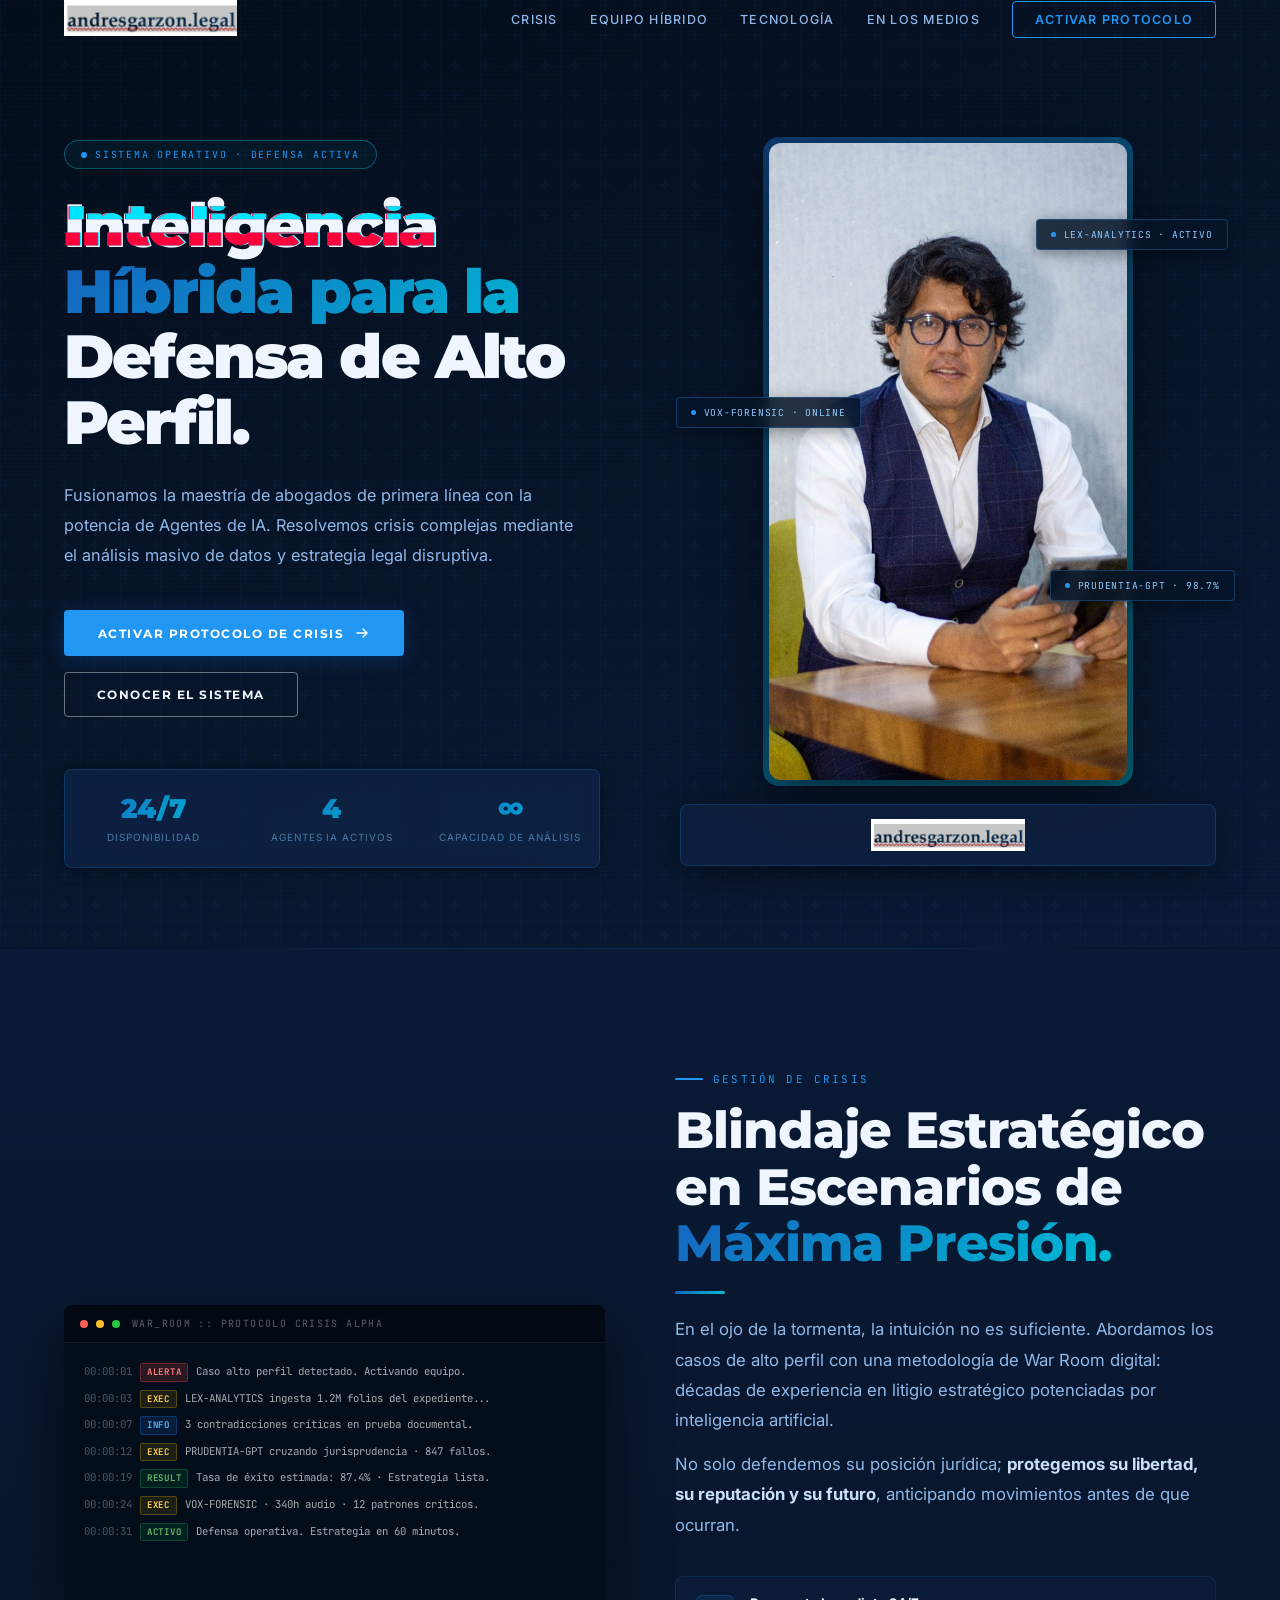
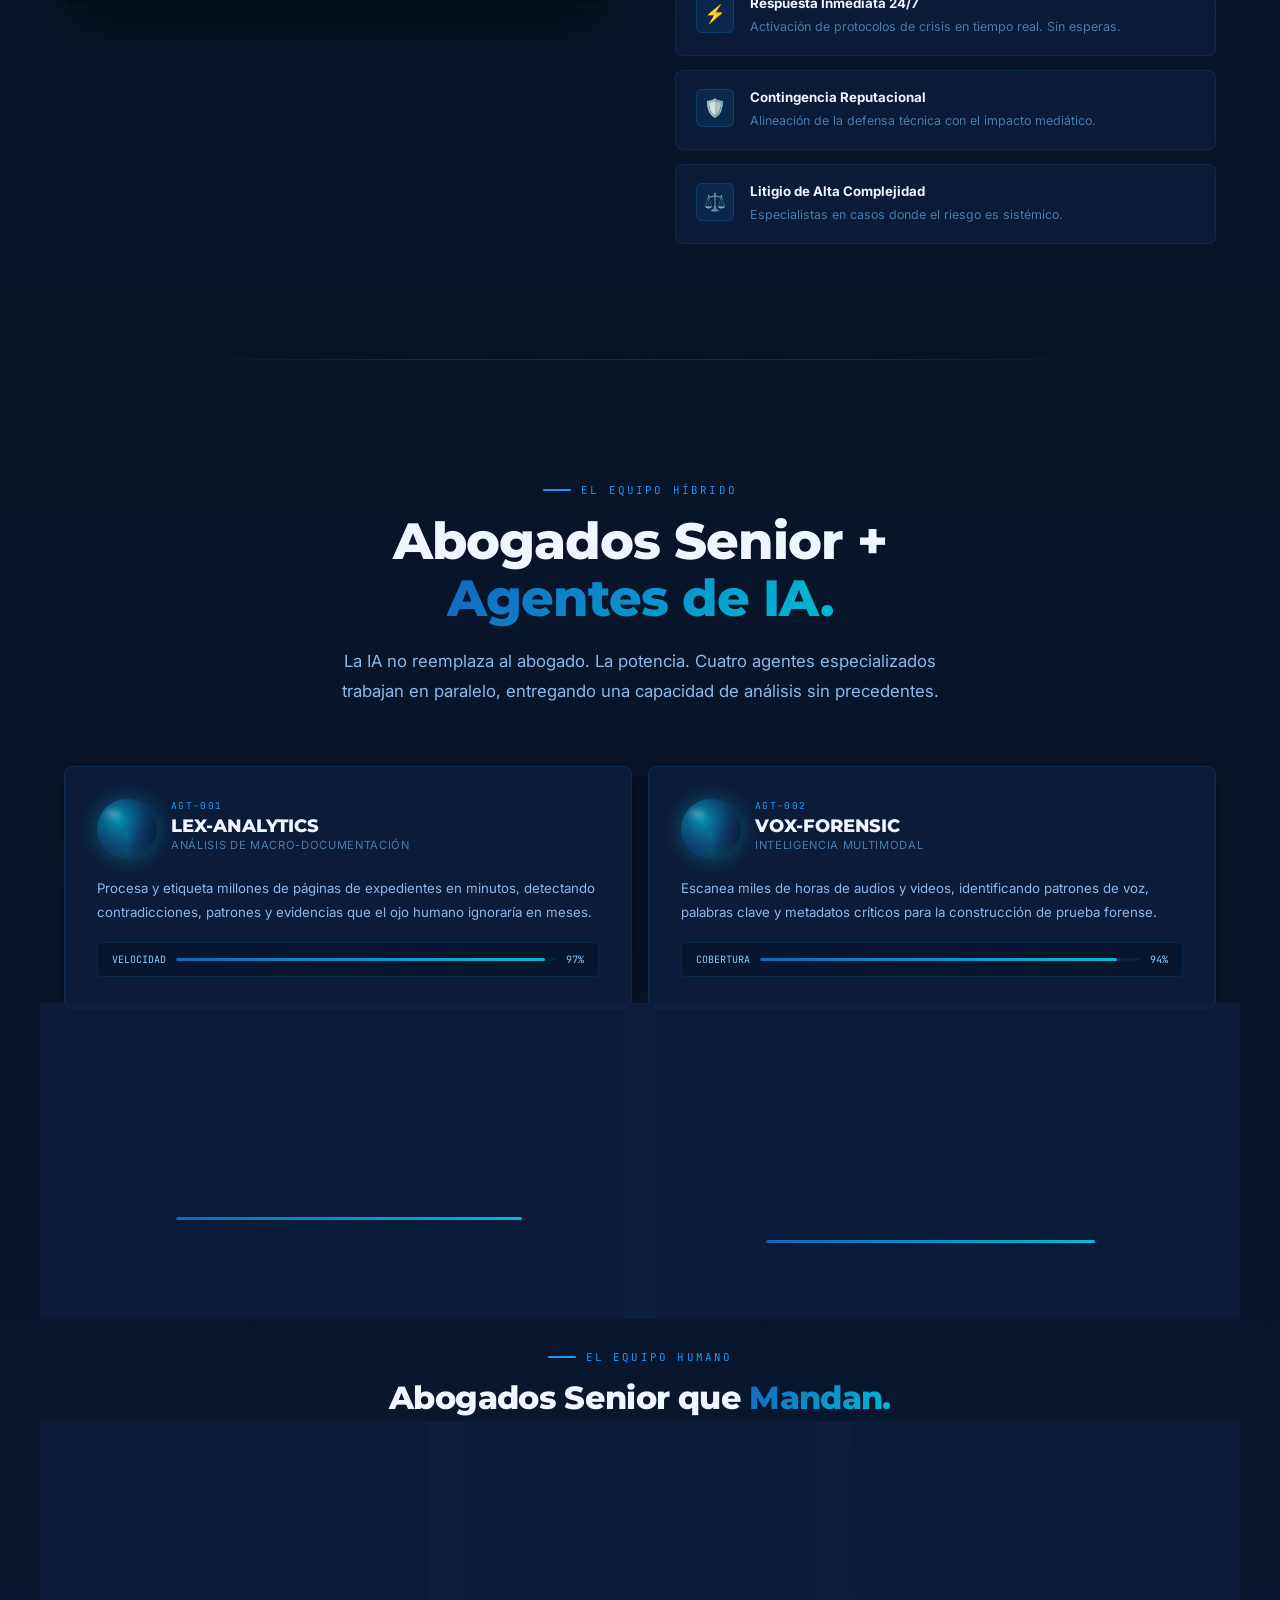
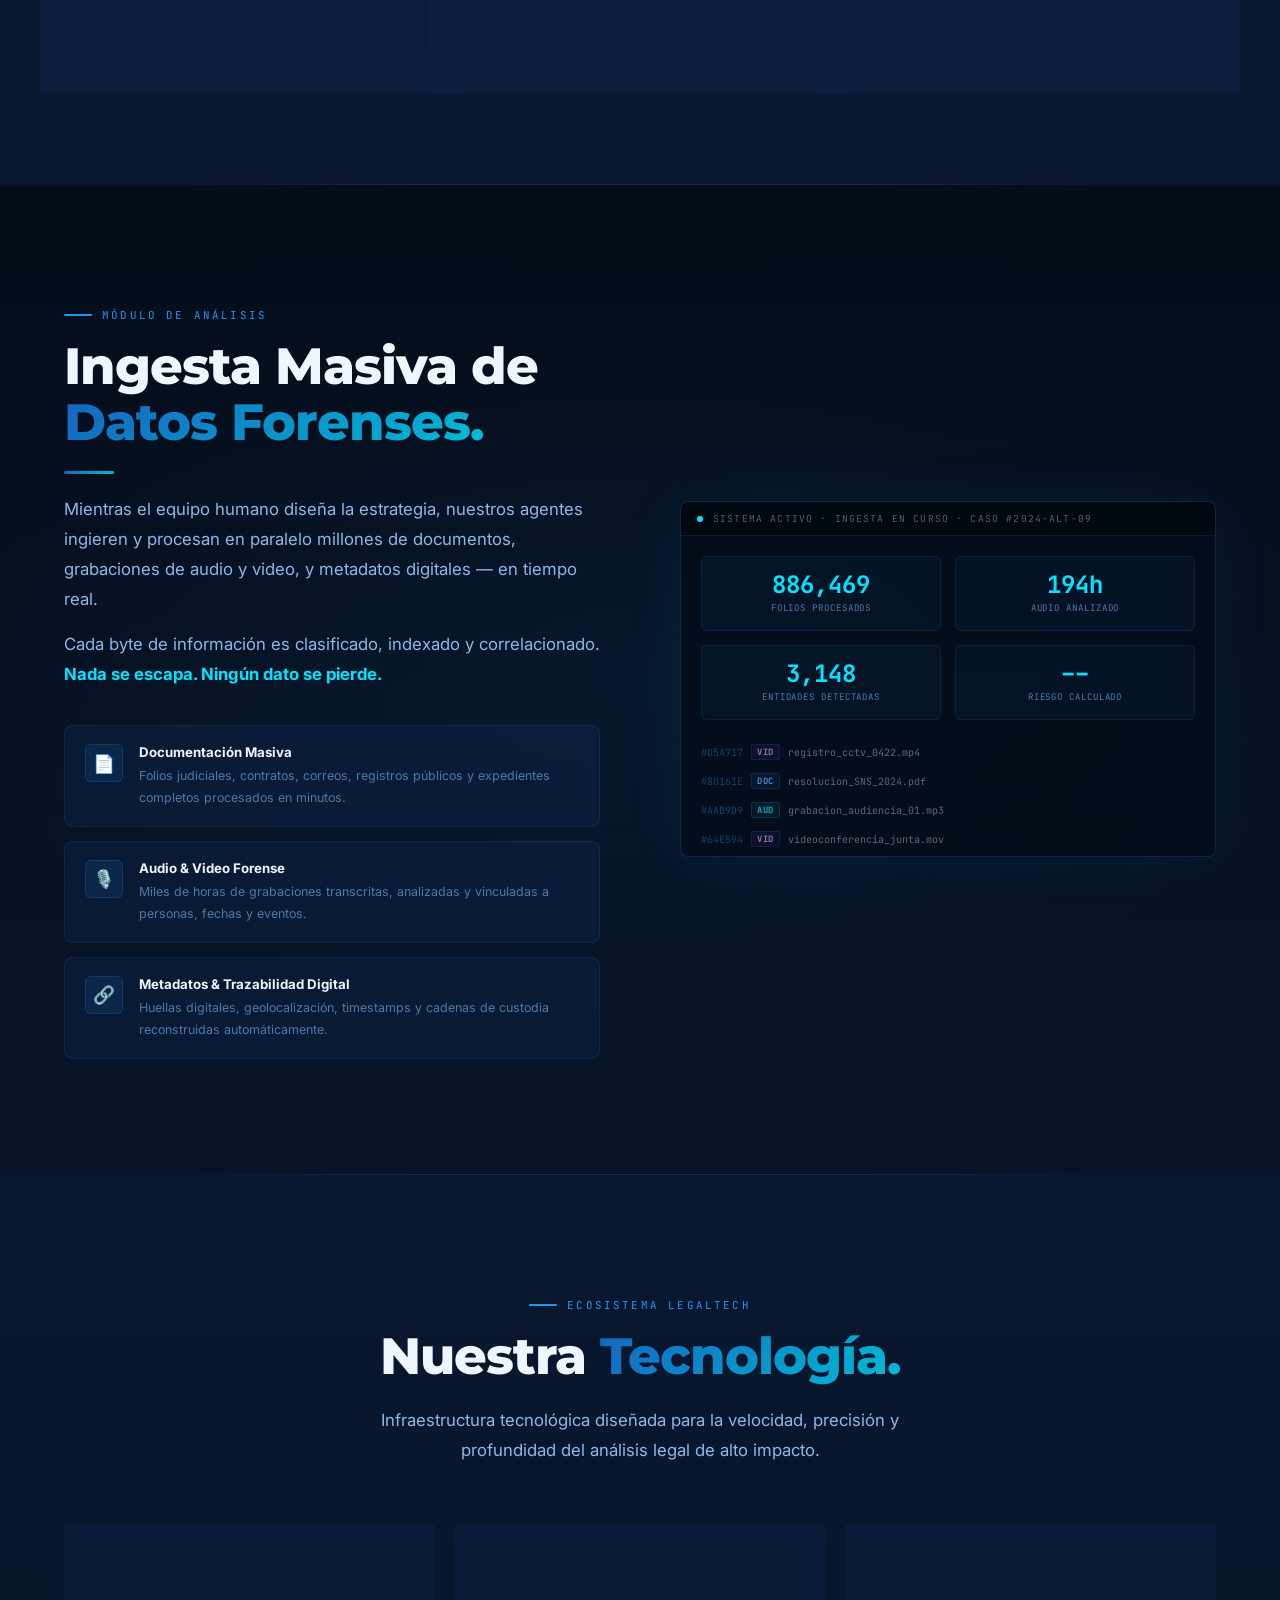
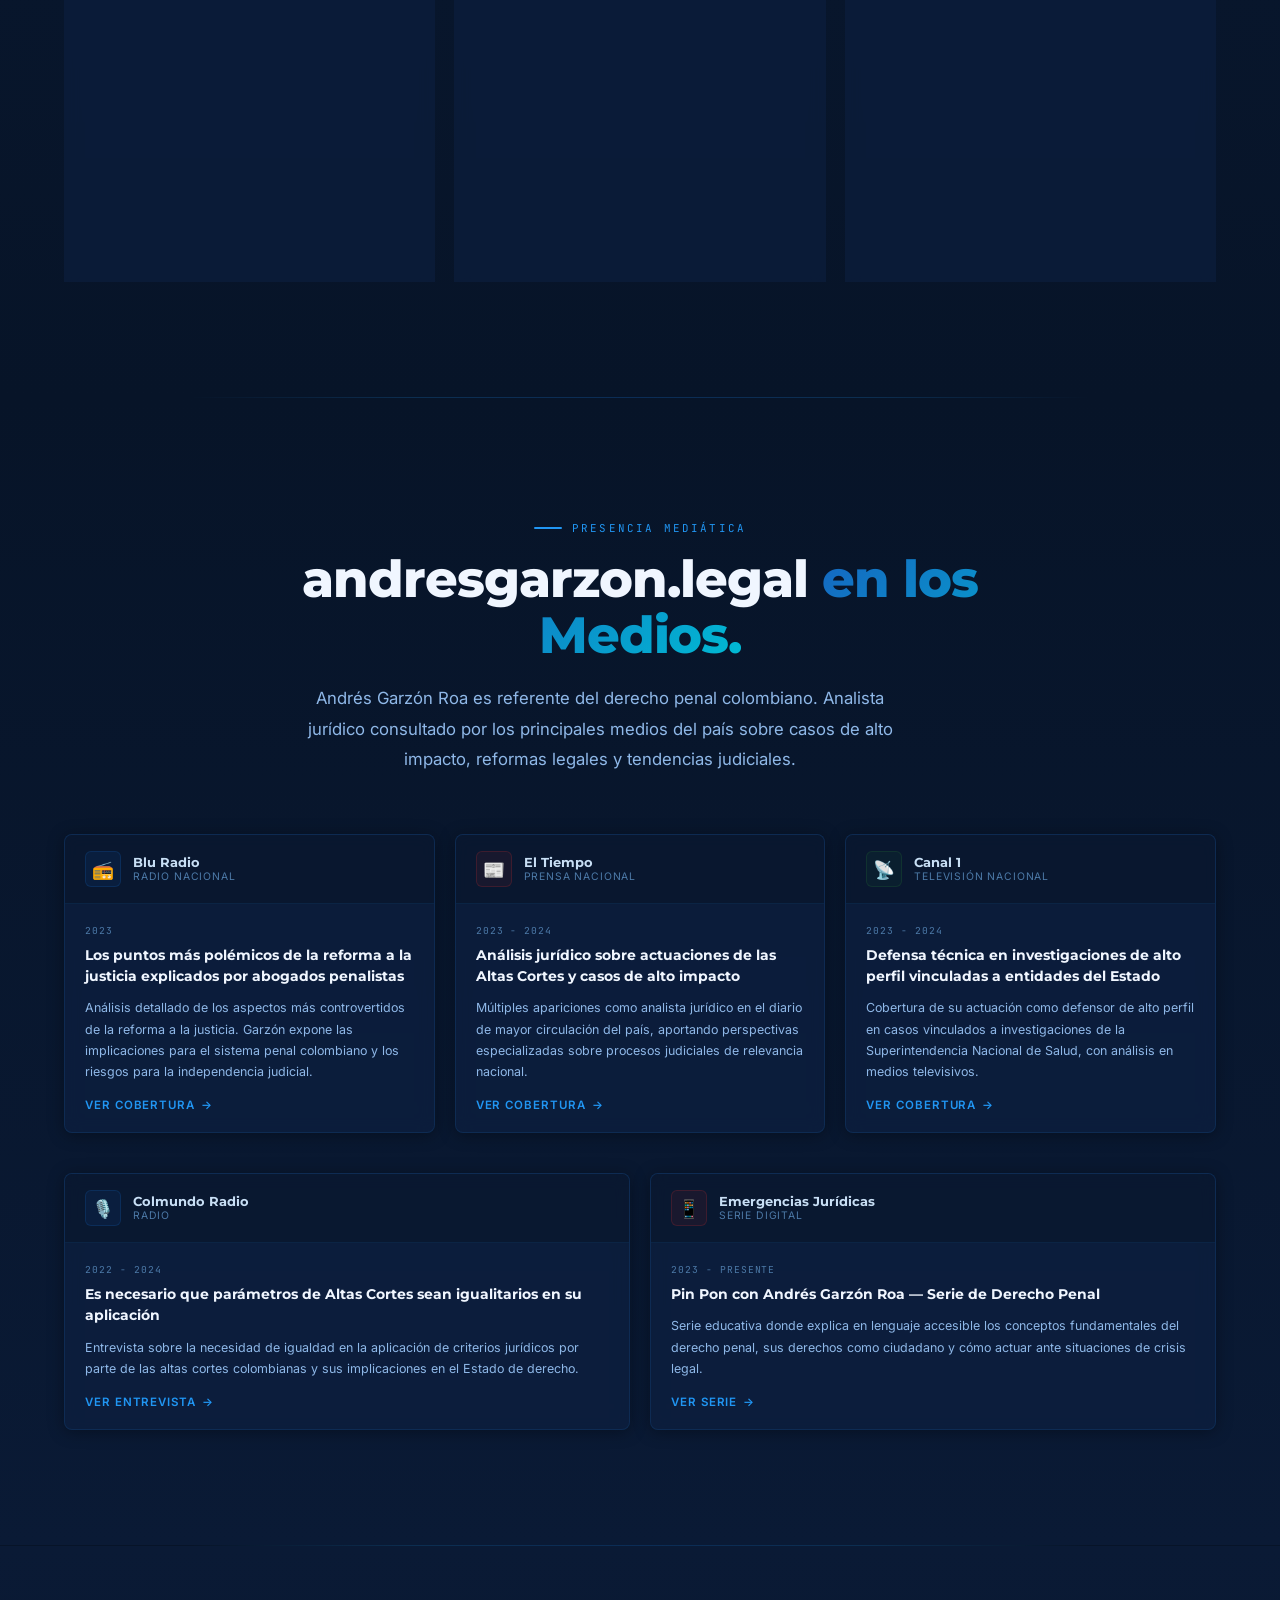
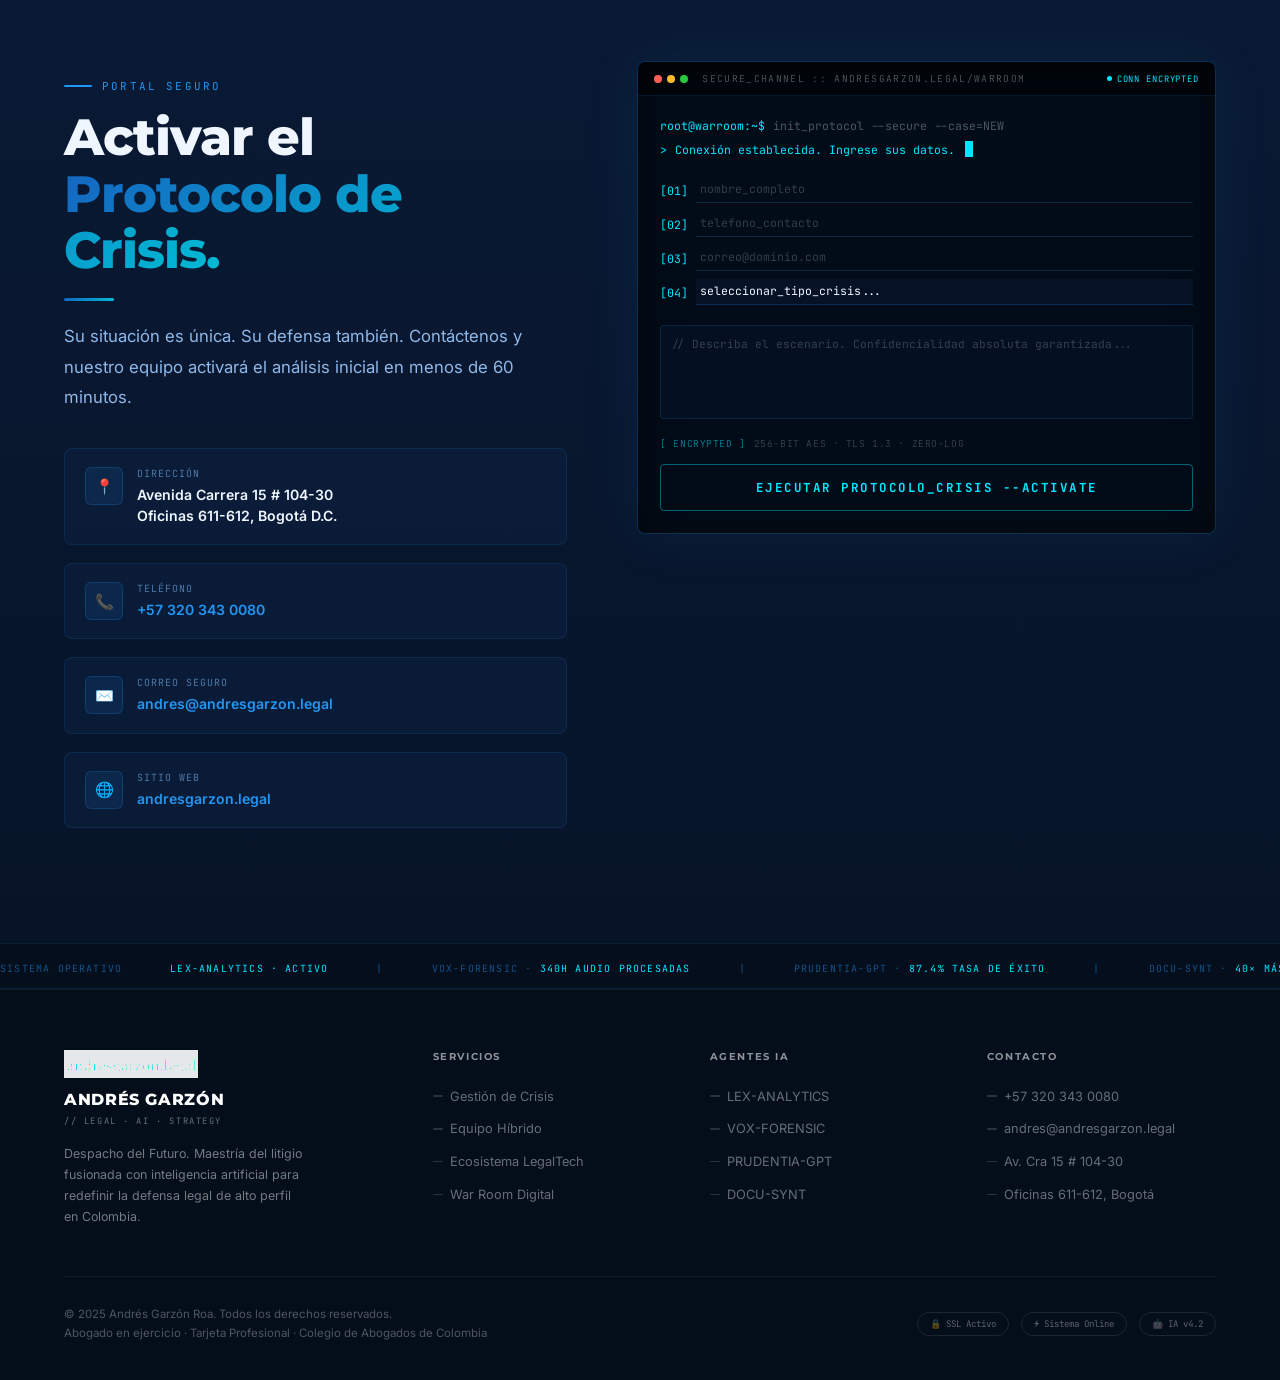
<file: index.html>
<!DOCTYPE html>
<html lang="es">
<head>
  <meta charset="UTF-8" />
  <meta name="viewport" content="width=device-width, initial-scale=1.0" />
  <title>Andrés Garzón · Abogado Penalista · Inteligencia Híbrida para la Defensa de Alto Perfil</title>
  <meta name="description" content="Fusionamos la maestría de abogados de primera línea con la potencia de Agentes de IA. Resolvemos crisis complejas mediante el análisis masivo de datos y estrategia legal disruptiva." />
  <link rel="stylesheet" href="styles.css" />
</head>
<body>

  <div class="cursor-glow" id="cursorGlow"></div>
  <canvas id="neural-canvas"></canvas>

  <!-- ═══ NAV ═══ -->
  <nav id="mainNav">
    <div class="container">
      <div class="nav-inner">
        <a href="#" class="nav-logo">
          <img src="logo.png" alt="andresgarzon.legal" onerror="this.style.display='none';this.nextElementSibling.style.display='flex'">
          <div class="nav-logo-text" style="display:none">
            <span class="logo-name">Andrés Garzón</span>
            <span class="logo-sub">// Legal · AI · Strategy</span>
          </div>
        </a>
        <ul class="nav-links" id="navLinks">
          <li><a href="#crisis">Crisis</a></li>
          <li><a href="#equipo">Equipo Híbrido</a></li>
          <li><a href="#tecnologia">Tecnología</a></li>
          <li><a href="#medios">En los Medios</a></li>
          <li><a href="#contacto" class="nav-cta">Activar Protocolo</a></li>
        </ul>
        <div class="nav-burger" id="burger"><span></span><span></span><span></span></div>
      </div>
    </div>
  </nav>

  <!-- ═══ HERO ═══ -->
  <section class="hero" id="hero">
    <div class="container">
      <div class="hero-inner">

        <div class="hero-copy">
          <div class="hero-badge">
            <span class="pulse-dot"></span>
            Sistema Operativo · Defensa Activa
          </div>
          <h1>
            <span class="glitch" data-text="Inteligencia">Inteligencia</span>
            <span class="line-gradient">Híbrida para la</span>
            Defensa de Alto Perfil.
          </h1>
          <p class="hero-sub">
            Fusionamos la maestría de abogados de primera línea con la potencia de Agentes de IA. Resolvemos crisis complejas mediante el análisis masivo de datos y estrategia legal disruptiva.
          </p>
          <div class="hero-ctas">
            <a href="#contacto" class="btn btn-primary">
              Activar Protocolo de Crisis
              <svg width="16" height="16" viewBox="0 0 16 16" fill="none"><path d="M3 8h10M9 4l4 4-4 4" stroke="currentColor" stroke-width="1.5" stroke-linecap="round" stroke-linejoin="round"/></svg>
            </a>
            <a href="#equipo" class="btn btn-outline">Conocer el Sistema</a>
          </div>
          <div class="hero-stats">
            <div class="stat-item">
              <span class="stat-num">24/7</span>
              <span class="stat-label">Disponibilidad</span>
            </div>
            <div class="stat-item">
              <span class="stat-num">4</span>
              <span class="stat-label">Agentes IA Activos</span>
            </div>
            <div class="stat-item">
              <span class="stat-num">∞</span>
              <span class="stat-label">Capacidad de Análisis</span>
            </div>
          </div>
        </div>

        <div class="hero-visual">
          <div class="hero-photo-wrap">
            <img src="foto.jpg" alt="Andrés Garzón Roa — Abogado Penalista" onerror="this.outerHTML='<div style=\'width:100%;height:420px;border-radius:12px;background:linear-gradient(135deg,#e8edf5,#dce5f0);display:flex;align-items:center;justify-content:center;font-size:5rem;\'>👨‍⚖️</div>'">
            <div class="hero-data-tags">
              <div class="data-tag"><span class="tag-dot"></span>LEX-ANALYTICS · ACTIVO</div>
              <div class="data-tag"><span class="tag-dot"></span>PRUDENTIA-GPT · 98.7%</div>
              <div class="data-tag"><span class="tag-dot"></span>VOX-FORENSIC · ONLINE</div>
            </div>
          </div>
          <div class="hero-logo-badge">
            <img src="logo.png" alt="andresgarzon.legal" onerror="this.outerHTML='<span style=\'font-family:var(--font-display);font-weight:800;font-size:1.1rem;color:var(--navy);letter-spacing:.02em;\'>andresgarzon.legal</span>'">
          </div>
        </div>

      </div>
    </div>
  </section>

  <div class="section-divider"></div>

  <!-- ═══ CRISIS ═══ -->
  <section class="crisis-section" id="crisis">
    <div class="container">
      <div class="crisis-grid">

        <div class="crisis-visual reveal">
          <div class="war-room-display">
            <div class="war-room-header">
              <div class="war-room-dot red"></div>
              <div class="war-room-dot amber"></div>
              <div class="war-room-dot green"></div>
              <span class="war-room-title">WAR_ROOM :: PROTOCOLO CRISIS ALPHA</span>
            </div>
            <div class="war-room-body">
              <div class="war-log-line"><span class="ts">00:00:01</span><span class="type type-alert">ALERTA</span><span class="msg">Caso alto perfil detectado. Activando equipo.</span></div>
              <div class="war-log-line"><span class="ts">00:00:03</span><span class="type type-exec">EXEC</span><span class="msg">LEX-ANALYTICS ingesta 1.2M folios del expediente...</span></div>
              <div class="war-log-line"><span class="ts">00:00:07</span><span class="type type-info">INFO</span><span class="msg">3 contradicciones críticas en prueba documental.</span></div>
              <div class="war-log-line"><span class="ts">00:00:12</span><span class="type type-exec">EXEC</span><span class="msg">PRUDENTIA-GPT cruzando jurisprudencia · 847 fallos.</span></div>
              <div class="war-log-line"><span class="ts">00:00:19</span><span class="type type-ok">RESULT</span><span class="msg">Tasa de éxito estimada: 87.4% · Estrategia lista.</span></div>
              <div class="war-log-line"><span class="ts">00:00:24</span><span class="type type-exec">EXEC</span><span class="msg">VOX-FORENSIC · 340h audio · 12 patrones críticos.</span></div>
              <div class="war-log-line"><span class="ts">00:00:31</span><span class="type type-ok">ACTIVO</span><span class="msg">Defensa operativa. Estrategia en 60 minutos.</span></div>
            </div>
          </div>
        </div>

        <div class="reveal reveal-delay-2">
          <span class="overline">Gestión de Crisis</span>
          <h2 class="section-title">Blindaje Estratégico en Escenarios de <span class="accent">Máxima Presión.</span></h2>
          <div class="glow-line"></div>
          <p class="section-lead">En el ojo de la tormenta, la intuición no es suficiente. Abordamos los casos de alto perfil con una metodología de War Room digital: décadas de experiencia en litigio estratégico potenciadas por inteligencia artificial.</p>
          <p class="section-lead" style="margin-top:14px">No solo defendemos su posición jurídica; <strong style="color:var(--navy)">protegemos su libertad, su reputación y su futuro</strong>, anticipando movimientos antes de que ocurran.</p>
          <div class="crisis-bullets">
            <div class="crisis-bullet">
              <div class="bullet-icon">⚡</div>
              <div class="bullet-text"><strong>Respuesta Inmediata 24/7</strong><span>Activación de protocolos de crisis en tiempo real. Sin esperas.</span></div>
            </div>
            <div class="crisis-bullet">
              <div class="bullet-icon">🛡️</div>
              <div class="bullet-text"><strong>Contingencia Reputacional</strong><span>Alineación de la defensa técnica con el impacto mediático.</span></div>
            </div>
            <div class="crisis-bullet">
              <div class="bullet-icon">⚖️</div>
              <div class="bullet-text"><strong>Litigio de Alta Complejidad</strong><span>Especialistas en casos donde el riesgo es sistémico.</span></div>
            </div>
          </div>
        </div>

      </div>
    </div>
  </section>

  <div class="section-divider"></div>

  <!-- ═══ AGENTS ═══ -->
  <section class="agents-section" id="equipo">
    <div class="container">
      <div class="agents-header reveal">
        <span class="overline">El Equipo Híbrido</span>
        <h2 class="section-title">Abogados Senior + <span class="accent">Agentes de IA.</span></h2>
        <p class="section-lead">La IA no reemplaza al abogado. La potencia. Cuatro agentes especializados trabajan en paralelo, entregando una capacidad de análisis sin precedentes.</p>
      </div>
      <div class="team-grid">
        <div class="agent-card reveal">
          <div class="agent-header"><div class="agent-icon"><div class="agent-sphere"></div></div><div><span class="agent-id">AGT-001</span><div class="agent-name">LEX-ANALYTICS</div><span class="agent-role">Análisis de Macro-Documentación</span></div></div>
          <p class="agent-desc">Procesa y etiqueta millones de páginas de expedientes en minutos, detectando contradicciones, patrones y evidencias que el ojo humano ignoraría en meses.</p>
          <div class="agent-metric"><span>VELOCIDAD</span><div class="metric-bar"><div class="metric-fill" style="--fill:.97"></div></div><span>97%</span></div>
        </div>
        <div class="agent-card reveal reveal-delay-1">
          <div class="agent-header"><div class="agent-icon"><div class="agent-sphere" style="animation-delay:.8s"></div></div><div><span class="agent-id">AGT-002</span><div class="agent-name">VOX-FORENSIC</div><span class="agent-role">Inteligencia Multimodal</span></div></div>
          <p class="agent-desc">Escanea miles de horas de audios y videos, identificando patrones de voz, palabras clave y metadatos críticos para la construcción de prueba forense.</p>
          <div class="agent-metric"><span>COBERTURA</span><div class="metric-bar"><div class="metric-fill" style="--fill:.94;animation-delay:.3s"></div></div><span>94%</span></div>
        </div>
        <div class="agent-card reveal reveal-delay-2">
          <div class="agent-header"><div class="agent-icon"><div class="agent-sphere" style="animation-delay:1.6s"></div></div><div><span class="agent-id">AGT-003</span><div class="agent-name">PRUDENTIA-GPT</div><span class="agent-role">Análisis Predictivo Legal</span></div></div>
          <p class="agent-desc">Cruza jurisprudencia histórica con la tendencia actual de los despachos para calcular probabilidades de éxito, riesgos y escenarios con máxima precisión.</p>
          <div class="agent-metric"><span>PRECISIÓN</span><div class="metric-bar"><div class="metric-fill" style="--fill:.91;animation-delay:.6s"></div></div><span>91%</span></div>
        </div>
        <div class="agent-card reveal reveal-delay-3">
          <div class="agent-header"><div class="agent-icon"><div class="agent-sphere" style="animation-delay:2.4s"></div></div><div><span class="agent-id">AGT-004</span><div class="agent-name">DOCU-SYNT</div><span class="agent-role">Automatización de Estructuras</span></div></div>
          <p class="agent-desc">Redacta borradores complejos de alta precisión basados en la estrategia diseñada por nuestros abogados senior. 40× más rápido que el método tradicional.</p>
          <div class="agent-metric"><span>EFICIENCIA</span><div class="metric-bar"><div class="metric-fill" style="--fill:.99;animation-delay:.9s"></div></div><span>40× faster</span></div>
        </div>
      </div>

      <div class="agents-header reveal" style="margin-bottom:28px">
        <span class="overline">El Equipo Humano</span>
        <h3 class="section-title" style="font-size:clamp(1.4rem,2.8vw,2rem)">Abogados Senior que <span class="accent">Mandan.</span></h3>
      </div>
      <div class="lawyers-row">
        <div class="lawyer-card reveal">
          <div class="lawyer-avatar">
            <img src="foto.jpg" alt="Andrés Garzón Roa" onerror="this.parentElement.innerHTML='<div class=\'lawyer-avatar-placeholder\'>👨‍⚖️</div>'">
          </div>
          <div class="lawyer-name">Andrés Garzón Roa</div>
          <div class="lawyer-title">Socio Director · Penal Estratégico</div>
          <div class="hybrid-tag">⚡ Integrado con PRUDENTIA-GPT</div>
        </div>
        <div class="lawyer-card reveal reveal-delay-2">
          <div class="lawyer-avatar-placeholder">👩‍⚖️</div>
          <div class="lawyer-name">María Fernanda López</div>
          <div class="lawyer-title">Socia · Litigio Constitucional</div>
          <div class="hybrid-tag">⚡ Integrada con LEX-ANALYTICS</div>
        </div>
        <div class="lawyer-card reveal reveal-delay-4">
          <div class="lawyer-avatar-placeholder">👨‍💼</div>
          <div class="lawyer-name">Carlos Mendoza</div>
          <div class="lawyer-title">Socio · Crisis Reputacional</div>
          <div class="hybrid-tag">⚡ Integrado con VOX-FORENSIC</div>
        </div>
      </div>
    </div>
  </section>

  <div class="section-divider"></div>

  <!-- ═══ DATA INGESTION MODULE ═══ -->
  <section class="ingestion-section" id="analisis">
    <div class="container">
      <div class="ingestion-inner">
        <div class="ingestion-copy reveal">
          <span class="overline">Módulo de Análisis</span>
          <h2 class="section-title">Ingesta Masiva de <span class="accent">Datos Forenses.</span></h2>
          <div class="glow-line"></div>
          <p class="section-lead">Mientras el equipo humano diseña la estrategia, nuestros agentes ingieren y procesan en paralelo millones de documentos, grabaciones de audio y video, y metadatos digitales — en tiempo real.</p>
          <p class="section-lead" style="margin-top:14px">Cada byte de información es clasificado, indexado y correlacionado. <strong style="color:#00e5ff">Nada se escapa. Ningún dato se pierde.</strong></p>
          <div style="margin-top:36px;display:flex;flex-direction:column;gap:14px">
            <div class="crisis-bullet"><div class="bullet-icon">📄</div><div class="bullet-text"><strong>Documentación Masiva</strong><span>Folios judiciales, contratos, correos, registros públicos y expedientes completos procesados en minutos.</span></div></div>
            <div class="crisis-bullet"><div class="bullet-icon">🎙️</div><div class="bullet-text"><strong>Audio & Video Forense</strong><span>Miles de horas de grabaciones transcritas, analizadas y vinculadas a personas, fechas y eventos.</span></div></div>
            <div class="crisis-bullet"><div class="bullet-icon">🔗</div><div class="bullet-text"><strong>Metadatos & Trazabilidad Digital</strong><span>Huellas digitales, geolocalización, timestamps y cadenas de custodia reconstruidas automáticamente.</span></div></div>
          </div>
        </div>
        <div class="reveal reveal-delay-2">
          <div class="data-stream">
            <div class="data-stream-header">
              <div class="stream-pulse"></div>
              SISTEMA ACTIVO · INGESTA EN CURSO · CASO #2024-ALT-09
            </div>
            <div class="data-stream-body">
              <div class="data-counters">
                <div class="data-counter"><span class="counter-val" id="ctr-docs">0</span><span class="counter-label">Folios procesados</span></div>
                <div class="data-counter"><span class="counter-val" id="ctr-audio">0h</span><span class="counter-label">Audio analizado</span></div>
                <div class="data-counter"><span class="counter-val" id="ctr-entities">0</span><span class="counter-label">Entidades detectadas</span></div>
                <div class="data-counter"><span class="counter-val" id="ctr-risk">––</span><span class="counter-label">Riesgo calculado</span></div>
              </div>
              <div class="data-feed" id="dataFeed"></div>
            </div>
          </div>
        </div>
      </div>
    </div>
  </section>

  <div class="section-divider"></div>

  <!-- ═══ TECH ═══ -->
  <section class="tech-section" id="tecnologia">
    <div class="container">
      <div class="tech-header reveal">
        <span class="overline">Ecosistema LegalTech</span>
        <h2 class="section-title">Nuestra <span class="accent">Tecnología.</span></h2>
        <p class="section-lead">Infraestructura tecnológica diseñada para la velocidad, precisión y profundidad del análisis legal de alto impacto.</p>
      </div>
      <div class="tech-capabilities">
        <div class="tech-cap reveal">
          <div class="tech-cap-num">01</div><span class="tech-cap-icon">🔍</span>
          <h3>Análisis Masivo de Documentación</h3>
          <p>LLMs de última generación para procesar millones de folios en tiempo récord. Contradicciones, vínculos y evidencias ocultas detectadas automáticamente.</p>
          <div class="tech-tags"><span class="tech-tag">LLM</span><span class="tech-tag">RAG</span><span class="tech-tag">NLP</span><span class="tech-tag">OCR-IA</span></div>
        </div>
        <div class="tech-cap reveal reveal-delay-2">
          <div class="tech-cap-num">02</div><span class="tech-cap-icon">🎬</span>
          <h3>Inteligencia Multimodal</h3>
          <p>Captura, transcripción y análisis forense de audio y video masivo. Identificación de patrones de voz y metadatos para construcción irrefutable de pruebas.</p>
          <div class="tech-tags"><span class="tech-tag">ASR</span><span class="tech-tag">CV</span><span class="tech-tag">FORENSE</span><span class="tech-tag">METADATOS</span></div>
        </div>
        <div class="tech-cap reveal reveal-delay-4">
          <div class="tech-cap-num">03</div><span class="tech-cap-icon">📡</span>
          <h3>Estrategia Predictiva</h3>
          <p>Identificación de riesgos y escenarios judiciales mediante procesamiento masivo de datos. Decisiones con información, no intuición.</p>
          <div class="tech-tags"><span class="tech-tag">ML</span><span class="tech-tag">JURISPRUDENCIA-AI</span><span class="tech-tag">PREDICCIÓN</span></div>
        </div>
      </div>
    </div>
  </section>

  <div class="section-divider"></div>

  <!-- ═══ MEDIA ═══ -->
  <section class="media-section" id="medios">
    <div class="container">
      <div class="media-header reveal">
        <span class="overline">Presencia Mediática</span>
        <h2 class="section-title">andresgarzon.legal <span class="accent">en los Medios.</span></h2>
        <p class="section-lead">Andrés Garzón Roa es referente del derecho penal colombiano. Analista jurídico consultado por los principales medios del país sobre casos de alto impacto, reformas legales y tendencias judiciales.</p>
      </div>
      <div class="media-grid">
        <div class="media-card reveal">
          <div class="media-outlet">
            <div class="outlet-icon blue">📻</div>
            <div><div class="outlet-name">Blu Radio</div><div class="outlet-type">Radio Nacional</div></div>
          </div>
          <div class="media-body">
            <div class="media-date">2023</div>
            <div class="media-title">Los puntos más polémicos de la reforma a la justicia explicados por abogados penalistas</div>
            <div class="media-excerpt">Análisis detallado de los aspectos más controvertidos de la reforma a la justicia. Garzón expone las implicaciones para el sistema penal colombiano y los riesgos para la independencia judicial.</div>
            <a href="https://www.bluradio.com" target="_blank" rel="noopener" class="media-link">Ver cobertura <span class="arrow">→</span></a>
          </div>
        </div>
        <div class="media-card reveal reveal-delay-1">
          <div class="media-outlet">
            <div class="outlet-icon red">📰</div>
            <div><div class="outlet-name">El Tiempo</div><div class="outlet-type">Prensa Nacional</div></div>
          </div>
          <div class="media-body">
            <div class="media-date">2023 - 2024</div>
            <div class="media-title">Análisis jurídico sobre actuaciones de las Altas Cortes y casos de alto impacto</div>
            <div class="media-excerpt">Múltiples apariciones como analista jurídico en el diario de mayor circulación del país, aportando perspectivas especializadas sobre procesos judiciales de relevancia nacional.</div>
            <a href="https://www.eltiempo.com" target="_blank" rel="noopener" class="media-link">Ver cobertura <span class="arrow">→</span></a>
          </div>
        </div>
        <div class="media-card reveal reveal-delay-2">
          <div class="media-outlet">
            <div class="outlet-icon green">📡</div>
            <div><div class="outlet-name">Canal 1</div><div class="outlet-type">Televisión Nacional</div></div>
          </div>
          <div class="media-body">
            <div class="media-date">2023 - 2024</div>
            <div class="media-title">Defensa técnica en investigaciones de alto perfil vinculadas a entidades del Estado</div>
            <div class="media-excerpt">Cobertura de su actuación como defensor de alto perfil en casos vinculados a investigaciones de la Superintendencia Nacional de Salud, con análisis en medios televisivos.</div>
            <a href="https://www.canal1.com.co" target="_blank" rel="noopener" class="media-link">Ver cobertura <span class="arrow">→</span></a>
          </div>
        </div>
      </div>
      <div class="media-link-row">
        <div class="media-card reveal">
          <div class="media-outlet">
            <div class="outlet-icon blue">🎙️</div>
            <div><div class="outlet-name">Colmundo Radio</div><div class="outlet-type">Radio</div></div>
          </div>
          <div class="media-body">
            <div class="media-date">2022 - 2024</div>
            <div class="media-title">Es necesario que parámetros de Altas Cortes sean igualitarios en su aplicación</div>
            <div class="media-excerpt">Entrevista sobre la necesidad de igualdad en la aplicación de criterios jurídicos por parte de las altas cortes colombianas y sus implicaciones en el Estado de derecho.</div>
            <a href="https://www.colmundoradio.com.co" target="_blank" rel="noopener" class="media-link">Ver entrevista <span class="arrow">→</span></a>
          </div>
        </div>
        <div class="media-card reveal reveal-delay-2">
          <div class="media-outlet">
            <div class="outlet-icon red">📱</div>
            <div><div class="outlet-name">Emergencias Jurídicas</div><div class="outlet-type">Serie Digital</div></div>
          </div>
          <div class="media-body">
            <div class="media-date">2023 - Presente</div>
            <div class="media-title">Pin Pon con Andrés Garzón Roa — Serie de Derecho Penal</div>
            <div class="media-excerpt">Serie educativa donde explica en lenguaje accesible los conceptos fundamentales del derecho penal, sus derechos como ciudadano y cómo actuar ante situaciones de crisis legal.</div>
            <a href="https://andresgarzon.legal" target="_blank" rel="noopener" class="media-link">Ver serie <span class="arrow">→</span></a>
          </div>
        </div>
      </div>
    </div>
  </section>

  <div class="section-divider"></div>

  <!-- ═══ CONTACT ═══ -->
  <section class="contact-section" id="contacto">
    <div class="container">
      <div class="contact-grid">
        <div class="contact-info reveal">
          <span class="overline">Portal Seguro</span>
          <h2 class="section-title">Activar el<br><span class="accent">Protocolo de Crisis.</span></h2>
          <div class="glow-line"></div>
          <p class="section-lead">Su situación es única. Su defensa también. Contáctenos y nuestro equipo activará el análisis inicial en menos de 60 minutos.</p>
          <div class="contact-info-items">
            <div class="contact-item">
              <div class="contact-icon">📍</div>
              <div>
                <div class="contact-label">Dirección</div>
                <div class="contact-value">Avenida Carrera 15 # 104-30<br>Oficinas 611-612, Bogotá D.C.</div>
              </div>
            </div>
            <div class="contact-item">
              <div class="contact-icon">📞</div>
              <div>
                <div class="contact-label">Teléfono</div>
                <div class="contact-value"><a href="tel:+573203430080">+57 320 343 0080</a></div>
              </div>
            </div>
            <div class="contact-item">
              <div class="contact-icon">✉️</div>
              <div>
                <div class="contact-label">Correo Seguro</div>
                <div class="contact-value"><a href="mailto:andres@andresgarzon.legal">andres@andresgarzon.legal</a></div>
              </div>
            </div>
            <div class="contact-item">
              <div class="contact-icon">🌐</div>
              <div>
                <div class="contact-label">Sitio Web</div>
                <div class="contact-value"><a href="https://andresgarzon.legal">andresgarzon.legal</a></div>
              </div>
            </div>
          </div>
        </div>

        <div class="terminal-form reveal reveal-delay-2">
          <div class="terminal-titlebar">
            <div class="terminal-dots"><span></span><span></span><span></span></div>
            <span class="terminal-title">SECURE_CHANNEL :: andresgarzon.legal/warroom</span>
            <span class="terminal-status">CONN ENCRYPTED</span>
          </div>
          <div class="terminal-body">
            <div class="term-line"><span class="term-prompt">root@warroom:~$</span><span style="color:rgba(255,255,255,.3)"> init_protocol --secure --case=NEW</span></div>
            <div class="term-line" style="margin-bottom:20px"><span class="term-prompt">&gt;</span><span style="color:#00e5ff"> Conexión establecida. Ingrese sus datos.</span><span class="cursor-blink"></span></div>
            <div class="term-line"><span class="term-prompt">[01]</span><input class="term-input" type="text" placeholder="nombre_completo" id="nombre" /></div>
            <div class="term-line"><span class="term-prompt">[02]</span><input class="term-input" type="tel" placeholder="telefono_contacto" id="telefono" /></div>
            <div class="term-line"><span class="term-prompt">[03]</span><input class="term-input" type="email" placeholder="correo@dominio.com" id="email" /></div>
            <div class="term-line"><span class="term-prompt">[04]</span>
              <select class="term-select" id="tipo">
                <option value="" disabled selected>seleccionar_tipo_crisis...</option>
                <option>crisis_penal_alto_perfil</option>
                <option>litigio_constitucional</option>
                <option>crisis_reputacional</option>
                <option>analisis_preventivo</option>
                <option>confidencial</option>
              </select>
            </div>
            <textarea class="term-textarea" rows="4" placeholder="// Describa el escenario. Confidencialidad absoluta garantizada..." id="descripcion"></textarea>
            <div class="term-security"> 256-BIT AES · TLS 1.3 · ZERO-LOG</div>
            <button class="btn btn-terminal" id="submitBtn" onclick="handleSubmit(event)">
              EJECUTAR PROTOCOLO_CRISIS --activate
            </button>
          </div>
        </div>
      </div>
    </div>
  </section>

  <!-- ═══ DATA TAPE ═══ -->
  <div class="data-tape">
    <div class="data-tape-inner">
      <span>SISTEMA OPERATIVO</span><span class="highlight">LEX-ANALYTICS · ACTIVO</span><span>|</span>
      <span>VOX-FORENSIC · <span class="highlight">340H AUDIO PROCESADAS</span></span><span>|</span>
      <span>PRUDENTIA-GPT · <span class="highlight">87.4% TASA DE ÉXITO</span></span><span>|</span>
      <span>DOCU-SYNT · <span class="highlight">40× MÁS RÁPIDO</span></span><span>|</span>
      <span>CANAL ENCRIPTADO · <span class="highlight">AES-256</span></span><span>|</span>
      <span>ANDRESGARZON.LEGAL · <span class="highlight">WAR ROOM ACTIVO</span></span><span>|</span>
      <!-- duplicate for seamless loop -->
      <span>SISTEMA OPERATIVO</span><span class="highlight">LEX-ANALYTICS · ACTIVO</span><span>|</span>
      <span>VOX-FORENSIC · <span class="highlight">340H AUDIO PROCESADAS</span></span><span>|</span>
      <span>PRUDENTIA-GPT · <span class="highlight">87.4% TASA DE ÉXITO</span></span><span>|</span>
      <span>DOCU-SYNT · <span class="highlight">40× MÁS RÁPIDO</span></span><span>|</span>
      <span>CANAL ENCRIPTADO · <span class="highlight">AES-256</span></span><span>|</span>
      <span>ANDRESGARZON.LEGAL · <span class="highlight">WAR ROOM ACTIVO</span></span><span>|</span>
    </div>
  </div>

  <!-- ═══ FOOTER ═══ -->
  <footer>
    <div class="container">
      <div class="footer-inner">
        <div>
          <img src="logo.png" class="footer-logo" alt="andresgarzon.legal" onerror="this.style.display='none'">
          <div class="footer-logo-text">Andrés Garzón</div>
          <div class="footer-logo-sub">// Legal · AI · Strategy</div>
          <p class="footer-desc">Despacho del Futuro. Maestría del litigio fusionada con inteligencia artificial para redefinir la defensa legal de alto perfil en Colombia.</p>
        </div>
        <div class="footer-col">
          <h4>Servicios</h4>
          <ul>
            <li><a href="#crisis">Gestión de Crisis</a></li>
            <li><a href="#equipo">Equipo Híbrido</a></li>
            <li><a href="#tecnologia">Ecosistema LegalTech</a></li>
            <li><a href="#contacto">War Room Digital</a></li>
          </ul>
        </div>
        <div class="footer-col">
          <h4>Agentes IA</h4>
          <ul>
            <li><a href="#">LEX-ANALYTICS</a></li>
            <li><a href="#">VOX-FORENSIC</a></li>
            <li><a href="#">PRUDENTIA-GPT</a></li>
            <li><a href="#">DOCU-SYNT</a></li>
          </ul>
        </div>
        <div class="footer-col">
          <h4>Contacto</h4>
          <ul>
            <li><a href="tel:+573203430080">+57 320 343 0080</a></li>
            <li><a href="mailto:andres@andresgarzon.legal">andres@andresgarzon.legal</a></li>
            <li><a href="#">Av. Cra 15 # 104-30</a></li>
            <li><a href="#">Oficinas 611-612, Bogotá</a></li>
          </ul>
        </div>
      </div>
      <div class="footer-bottom">
        <div class="footer-legal">
          © 2025 Andrés Garzón Roa. Todos los derechos reservados.<br>
          Abogado en ejercicio · Tarjeta Profesional · Colegio de Abogados de Colombia
        </div>
        <div class="footer-bottom-right">
          <div class="footer-pill">🔒 SSL Activo</div>
          <div class="footer-pill">⚡ Sistema Online</div>
          <div class="footer-pill">🤖 IA v4.2</div>
        </div>
      </div>
    </div>
  </footer>

  <script src="main.js"></script>
</body>
</html>
</file>
<file: styles.css>
@import url('https://fonts.googleapis.com/css2?family=Inter:wght@300;400;500;600;700;800;900&family=Montserrat:wght@300;400;600;700;900&family=JetBrains+Mono:wght@300;400;500&display=swap');

:root {
  /* ── Deep Nautical Navy · Confianza · Vanguardia ── */
  --bg-primary:   #071428;
  --bg-secondary: #091830;
  --bg-surface:   #0a1a35;
  --bg-card:      #0d2040;
  --bg-dark:      #040d1a;
  --bg-dark-2:    #050f20;

  --navy:         #c8dff5;
  --navy-mid:     #e2edfb;
  --navy-light:   #f0f6ff;
  --blue-accent:  #2196f3;
  --blue-bright:  #42a5f5;
  --blue-light:   #90caf9;
  --blue-ultra:   #00bcd4;
  --teal:         #00e5ff;
  --gold:         #ffd54f;
  --silver:       #b0bec5;

  --accent-gradient: linear-gradient(135deg, #1565c0 0%, #00bcd4 100%);
  --navy-gradient:   linear-gradient(135deg, #071428 0%, #0d2040 100%);

  --text-primary:   #e8f1fc;
  --text-secondary: #8fb8e8;
  --text-muted:     #4d7aa8;
  --text-light:     #f0f6ff;

  --border-subtle:  rgba(33,150,243,.2);
  --border-card:    rgba(255,255,255,.06);
  --border-glow:    rgba(0,188,212,.35);

  --font-sans:    'Inter', sans-serif;
  --font-display: 'Montserrat', sans-serif;
  --font-mono:    'JetBrains Mono', monospace;
  --ease-smooth:  cubic-bezier(.16,1,.3,1);
  --nav-h:        80px;
  --section-pad:  clamp(70px,9vw,120px);
  --radius:       8px;
  --shadow-sm:    0 2px 16px rgba(0,0,0,.35);
  --shadow-md:    0 8px 36px rgba(0,0,0,.45);
  --shadow-lg:    0 20px 60px rgba(0,0,0,.55);
}

*,*::before,*::after{box-sizing:border-box;margin:0;padding:0}
html{scroll-behavior:smooth;-webkit-font-smoothing:antialiased}
body{background:var(--bg-primary);color:var(--text-primary);font-family:var(--font-sans);overflow-x:hidden}
a{color:inherit;text-decoration:none} img{display:block;max-width:100%} ul{list-style:none}
::-webkit-scrollbar{width:5px}::-webkit-scrollbar-track{background:var(--bg-dark)}
::-webkit-scrollbar-thumb{background:var(--blue-accent);border-radius:3px}

/* Canvas */
#neural-canvas{position:fixed;inset:0;z-index:0;pointer-events:none;opacity:.45}

/* Cursor glow */
.cursor-glow{position:fixed;width:400px;height:400px;border-radius:50%;pointer-events:none;z-index:0;background:radial-gradient(circle,rgba(33,150,243,.12) 0%,transparent 70%);transform:translate(-50%,-50%);transition:left .15s,top .15s}

.container{max-width:1280px;margin:0 auto;padding:0 clamp(20px,5vw,80px);position:relative;z-index:2}
section{position:relative;overflow:hidden}

/* NAV */
nav{position:fixed;top:0;left:0;right:0;height:var(--nav-h);z-index:100;transition:all .4s var(--ease-smooth)}
nav.scrolled{background:rgba(7,20,40,.92);backdrop-filter:blur(20px);border-bottom:1px solid rgba(33,150,243,.15);box-shadow:0 4px 24px rgba(0,0,0,.5)}
.nav-inner{display:flex;align-items:center;justify-content:space-between;height:100%}
.nav-logo img{height:36px;width:auto}
.nav-logo-text{display:flex;flex-direction:column;gap:2px}
.logo-name{font-family:var(--font-display);font-weight:800;font-size:1.1rem;letter-spacing:.02em;color:var(--text-light);text-transform:uppercase}
.logo-sub{font-family:var(--font-mono);font-size:.58rem;color:var(--blue-accent);letter-spacing:.18em;text-transform:uppercase}
.nav-links{display:flex;align-items:center;gap:32px}
.nav-links a{font-size:.78rem;font-weight:500;letter-spacing:.1em;text-transform:uppercase;color:var(--text-secondary);transition:color .25s;position:relative}
.nav-links a::after{content:'';position:absolute;bottom:-4px;left:0;width:0;height:2px;background:var(--blue-accent);transition:width .3s var(--ease-smooth);border-radius:1px}
.nav-links a:hover{color:var(--text-light)} .nav-links a:hover::after{width:100%}
.nav-cta{padding:10px 22px;border:1.5px solid var(--blue-accent)!important;color:var(--blue-accent)!important;border-radius:4px;background:transparent!important;font-weight:600!important}
.nav-cta:hover{background:var(--blue-accent)!important;color:#fff!important} .nav-cta::after{display:none!important}
.nav-burger{display:none;flex-direction:column;gap:5px;cursor:pointer;padding:8px}
.nav-burger span{display:block;width:22px;height:2px;background:var(--text-light);transition:all .3s;border-radius:1px}

/* TYPOGRAPHY */
.overline{display:inline-flex;align-items:center;gap:10px;font-family:var(--font-mono);font-size:.68rem;letter-spacing:.2em;text-transform:uppercase;color:var(--blue-accent);margin-bottom:16px}
.overline::before{content:'';display:block;width:28px;height:2px;background:var(--blue-accent);border-radius:1px}
h1,h2,h3{font-family:var(--font-display);line-height:1.1}
.section-title{font-size:clamp(1.8rem,4vw,3.2rem);font-weight:800;letter-spacing:-.02em;color:var(--text-light);margin-bottom:20px}
.section-title .accent{background:var(--accent-gradient);-webkit-background-clip:text;-webkit-text-fill-color:transparent;background-clip:text}
.section-lead{font-size:clamp(.9rem,1.4vw,1.05rem);color:var(--text-secondary);line-height:1.8;max-width:600px}
.glow-line{width:50px;height:3px;background:var(--accent-gradient);border-radius:2px;margin:20px 0}

/* BUTTONS */
.btn{display:inline-flex;align-items:center;gap:10px;font-family:var(--font-display);font-size:.78rem;font-weight:700;letter-spacing:.12em;text-transform:uppercase;border-radius:4px;cursor:pointer;transition:all .3s var(--ease-smooth);position:relative;overflow:hidden;border:none}
.btn-primary{padding:15px 34px;background:var(--blue-accent);color:#fff;box-shadow:0 4px 20px rgba(21,101,192,.3)}
.btn-primary:hover{background:var(--blue-bright);box-shadow:0 6px 28px rgba(21,101,192,.45);transform:translateY(-2px)}
.btn-outline{padding:14px 32px;background:transparent;color:var(--text-light);border:1.5px solid rgba(255,255,255,.4)!important}
.btn-outline:hover{background:rgba(255,255,255,.1);color:#fff;border-color:rgba(255,255,255,.7)!important}
.btn-ghost{padding:0;background:none;border:none;color:var(--blue-accent);font-size:.78rem;font-weight:600;letter-spacing:.1em;text-transform:uppercase}
.btn-ghost .arrow{transition:transform .3s var(--ease-smooth);display:inline-block}
.btn-ghost:hover .arrow{transform:translateX(6px)}

/* HERO */
.hero{min-height:100vh;display:flex;align-items:center;padding:calc(var(--nav-h) + 60px) 0 80px;background:linear-gradient(160deg,#040d1a 0%,#071428 40%,#0a1a35 100%);position:relative}
.hero::before{content:'';position:absolute;inset:0;background:url("data:image/svg+xml,%3Csvg width='60' height='60' viewBox='0 0 60 60' xmlns='http://www.w3.org/2000/svg'%3E%3Cg fill='none' fill-rule='evenodd'%3E%3Cg fill='%232196f3' fill-opacity='0.04'%3E%3Cpath d='M36 34v-4h-2v4h-4v2h4v4h2v-4h4v-2h-4zm0-30V0h-2v4h-4v2h4v4h2V6h4V4h-4zM6 34v-4H4v4H0v2h4v4h2v-4h4v-2H6zM6 4V0H4v4H0v2h4v4h2V6h4V4H6z'/%3E%3C/g%3E%3C/g%3E%3C/svg%3E")}
.hero-inner{display:grid;grid-template-columns:1fr 1fr;gap:80px;align-items:center}
.hero-badge{display:inline-flex;align-items:center;gap:8px;padding:7px 16px;border:1.5px solid rgba(21,101,192,.25);border-radius:100px;font-family:var(--font-mono);font-size:.62rem;letter-spacing:.18em;text-transform:uppercase;color:var(--blue-accent);background:rgba(21,101,192,.05);margin-bottom:24px}
.pulse-dot{width:6px;height:6px;border-radius:50%;background:var(--blue-accent);animation:pulse-dot 2s infinite;flex-shrink:0}
@keyframes pulse-dot{0%,100%{opacity:1;transform:scale(1);box-shadow:0 0 0 0 rgba(21,101,192,.4)}50%{opacity:.7;transform:scale(.8);box-shadow:0 0 0 6px rgba(21,101,192,0)}}
.hero h1{font-size:clamp(2.2rem,5vw,3.8rem);font-weight:900;letter-spacing:-.03em;color:var(--text-light);line-height:1.08;margin-bottom:24px}
.hero h1 .line-gradient{display:block;background:var(--accent-gradient);-webkit-background-clip:text;-webkit-text-fill-color:transparent;background-clip:text}
.hero-sub{font-size:clamp(.92rem,1.3vw,1.02rem);color:var(--text-secondary);line-height:1.85;max-width:520px;margin-bottom:40px}
.hero-ctas{display:flex;align-items:center;gap:16px;flex-wrap:wrap;margin-bottom:52px}
.hero-stats{display:grid;grid-template-columns:repeat(3,1fr);gap:1px;background:rgba(33,150,243,.1);border:1px solid rgba(33,150,243,.2);border-radius:var(--radius);overflow:hidden;box-shadow:var(--shadow-sm)}
.stat-item{background:rgba(13,32,64,.8);backdrop-filter:blur(8px);padding:22px 16px;text-align:center}
.stat-num{font-family:var(--font-display);font-size:1.7rem;font-weight:900;background:var(--accent-gradient);-webkit-background-clip:text;-webkit-text-fill-color:transparent;background-clip:text;display:block}
.stat-label{font-size:.62rem;letter-spacing:.1em;text-transform:uppercase;color:var(--text-muted);margin-top:4px}

/* HERO VISUAL */
.hero-visual{position:relative;display:flex;flex-direction:column;align-items:center;gap:24px}
.hero-photo-wrap{position:relative;width:clamp(260px,28vw,380px)}
.hero-photo-wrap img{width:100%;border-radius:12px;box-shadow:var(--shadow-lg);object-fit:cover}
.hero-photo-wrap::before{content:'';position:absolute;inset:-6px;border-radius:16px;background:var(--accent-gradient);z-index:-1;opacity:.5}
.hero-logo-badge{background:rgba(13,32,64,.85);backdrop-filter:blur(12px);border-radius:var(--radius);padding:14px 24px;box-shadow:var(--shadow-md);border:1px solid rgba(33,150,243,.2);text-align:center;width:100%}
.hero-logo-badge img{height:32px;width:auto;margin:0 auto}
.hero-data-tags{position:absolute;inset:0;pointer-events:none}
.data-tag{position:absolute;display:flex;align-items:center;gap:8px;padding:8px 14px;background:rgba(7,20,40,.85);border:1px solid rgba(33,150,243,.3);border-radius:4px;backdrop-filter:blur(8px);font-family:var(--font-mono);font-size:.6rem;color:var(--blue-light);letter-spacing:.08em;white-space:nowrap;animation:tag-float 6s ease-in-out infinite;box-shadow:0 4px 16px rgba(0,0,0,.4)}
.data-tag:nth-child(1){top:12%;right:-28%;animation-delay:0s}
.data-tag:nth-child(2){bottom:28%;right:-30%;animation-delay:2s}
.data-tag:nth-child(3){top:40%;left:-26%;animation-delay:4s}
@keyframes tag-float{0%,100%{transform:translateY(0)}50%{transform:translateY(-8px)}}
.tag-dot{width:5px;height:5px;border-radius:50%;background:var(--blue-accent);flex-shrink:0}

/* SECTION DIVIDER */
.section-divider{height:1px;background:linear-gradient(90deg,transparent,var(--border-subtle),rgba(21,101,192,.3),var(--border-subtle),transparent);margin:0 auto;max-width:900px}

/* CRISIS */
.crisis-section{padding:var(--section-pad) 0;background:linear-gradient(180deg,#0a1a35 0%,#071428 100%)}
.crisis-grid{display:grid;grid-template-columns:1fr 1fr;gap:70px;align-items:center}
.war-room-display{background:var(--bg-dark);border-radius:var(--radius);overflow:hidden;box-shadow:var(--shadow-lg)}
.war-room-header{display:flex;align-items:center;gap:8px;padding:12px 16px;background:rgba(0,0,0,.3);border-bottom:1px solid rgba(255,255,255,.06)}
.war-room-dot{width:8px;height:8px;border-radius:50%}
.war-room-dot.red{background:#ff5f57}.war-room-dot.amber{background:#febc2e}.war-room-dot.green{background:#28c840}
.war-room-title{font-family:var(--font-mono);font-size:.62rem;color:rgba(255,255,255,.35);letter-spacing:.14em;text-transform:uppercase;margin-left:4px}
.war-room-body{padding:20px;display:flex;flex-direction:column;gap:8px;min-height:260px;overflow:hidden}
.war-log-line{display:flex;align-items:flex-start;gap:8px;font-family:var(--font-mono);font-size:.67rem;line-height:1.6;opacity:0;transform:translateX(-10px);animation:log-appear .4s var(--ease-smooth) forwards;color:rgba(255,255,255,.8)}
.war-log-line .ts{color:rgba(255,255,255,.3);flex-shrink:0}
.war-log-line .type{padding:1px 6px;border-radius:2px;font-size:.57rem;font-weight:600;letter-spacing:.08em;flex-shrink:0}
.type-alert{background:rgba(255,80,80,.15);color:#ff8080;border:1px solid rgba(255,80,80,.3)}
.type-info{background:rgba(21,101,192,.2);color:#64b5f6;border:1px solid rgba(21,101,192,.35)}
.type-ok{background:rgba(0,200,100,.1);color:#66bb6a;border:1px solid rgba(0,200,100,.25)}
.type-exec{background:rgba(255,193,7,.1);color:#ffd54f;border:1px solid rgba(255,193,7,.25)}
.war-log-line .msg{color:rgba(255,255,255,.65)}
@keyframes log-appear{to{opacity:1;transform:translateX(0)}}
.war-log-line:nth-child(1){animation-delay:.3s}.war-log-line:nth-child(2){animation-delay:.7s}
.war-log-line:nth-child(3){animation-delay:1.1s}.war-log-line:nth-child(4){animation-delay:1.5s}
.war-log-line:nth-child(5){animation-delay:1.9s}.war-log-line:nth-child(6){animation-delay:2.3s}
.war-log-line:nth-child(7){animation-delay:2.7s}
.crisis-bullets{margin-top:36px;display:flex;flex-direction:column;gap:14px}
.crisis-bullet{display:flex;gap:16px;align-items:flex-start;padding:18px 20px;background:rgba(13,32,64,.6);border:1px solid rgba(33,150,243,.12);border-radius:var(--radius);transition:all .3s var(--ease-smooth)}
.crisis-bullet:hover{border-color:rgba(33,150,243,.35);background:rgba(13,32,64,.9);transform:translateX(4px);box-shadow:0 4px 20px rgba(33,150,243,.1)}
.bullet-icon{width:38px;height:38px;border-radius:6px;background:rgba(33,150,243,.1);border:1px solid rgba(33,150,243,.2);display:flex;align-items:center;justify-content:center;flex-shrink:0;font-size:1.1rem}
.bullet-text strong{display:block;font-size:.83rem;font-weight:700;color:var(--text-light);margin-bottom:4px}
.bullet-text span{font-size:.78rem;color:var(--text-muted);line-height:1.6}

/* AGENTS */
.agents-section{padding:var(--section-pad) 0;background:linear-gradient(180deg,#071428 0%,#091830 100%)}
.agents-header,.tech-header{text-align:center;max-width:680px;margin:0 auto 60px}
.agents-header .overline,.tech-header .overline{justify-content:center}
.agents-header .section-lead,.tech-header .section-lead{margin:0 auto;text-align:center}
.team-grid{display:grid;grid-template-columns:repeat(2,1fr);gap:16px;margin-bottom:50px}
.agent-card{background:rgba(13,32,64,.7);backdrop-filter:blur(8px);padding:32px;border-radius:var(--radius);border:1px solid rgba(33,150,243,.12);position:relative;transition:all .3s var(--ease-smooth);box-shadow:var(--shadow-sm)}
.agent-card::before{content:'';position:absolute;top:0;left:0;right:0;height:3px;background:var(--accent-gradient);border-radius:var(--radius) var(--radius) 0 0;transform:scaleX(0);transform-origin:left;transition:transform .4s var(--ease-smooth)}
.agent-card:hover{box-shadow:0 8px 36px rgba(33,150,243,.15);transform:translateY(-3px);border-color:rgba(33,150,243,.35)}
.agent-card:hover::before{transform:scaleX(1)}
.agent-header{display:flex;align-items:flex-start;gap:14px;margin-bottom:18px}
.agent-icon{width:50px;height:50px;border-radius:6px;display:flex;align-items:center;justify-content:center;font-size:1.4rem;flex-shrink:0}
.agent-icon.blue{background:rgba(21,101,192,.08);border:1px solid rgba(21,101,192,.2)}
.agent-icon.cyan{background:rgba(0,151,199,.07);border:1px solid rgba(0,151,199,.18)}
.agent-icon.silver{background:rgba(96,125,139,.07);border:1px solid rgba(96,125,139,.18)}
.agent-icon.gold{background:rgba(184,134,11,.07);border:1px solid rgba(184,134,11,.18)}
.agent-id{display:block;font-family:var(--font-mono);font-size:.6rem;color:var(--blue-accent);letter-spacing:.14em;text-transform:uppercase;margin-bottom:3px}
.agent-name{font-family:var(--font-display);font-size:1.1rem;font-weight:800;color:var(--text-light);letter-spacing:-.01em}
.agent-role{font-size:.7rem;color:var(--text-muted);letter-spacing:.06em;text-transform:uppercase;display:block;margin-top:2px}
.agent-desc{font-size:.83rem;color:var(--text-secondary);line-height:1.75;margin-bottom:18px}
.agent-metric{display:flex;align-items:center;gap:10px;padding:10px 14px;background:rgba(7,20,40,.6);border-radius:4px;font-family:var(--font-mono);font-size:.63rem;color:var(--blue-light);border:1px solid rgba(33,150,243,.15)}
.metric-bar{flex:1;height:3px;background:rgba(21,101,192,.12);border-radius:2px;overflow:hidden}
.metric-fill{height:100%;background:var(--accent-gradient);border-radius:2px;animation:fill-bar 2.5s var(--ease-smooth) forwards;transform:scaleX(0);transform-origin:left}
@keyframes fill-bar{to{transform:scaleX(1)}}
.lawyers-row{display:grid;grid-template-columns:repeat(3,1fr);gap:16px}
.lawyer-card{background:rgba(13,32,64,.7);backdrop-filter:blur(8px);border:1px solid rgba(33,150,243,.12);border-radius:var(--radius);padding:28px;text-align:center;transition:all .3s var(--ease-smooth);box-shadow:var(--shadow-sm)}
.lawyer-card:hover{box-shadow:0 8px 36px rgba(33,150,243,.15);transform:translateY(-4px);border-color:rgba(33,150,243,.35)}
.lawyer-avatar{width:80px;height:80px;border-radius:50%;margin:0 auto 14px;overflow:hidden;border:3px solid rgba(33,150,243,.3);box-shadow:0 4px 16px rgba(33,150,243,.2)}
.lawyer-avatar img{width:100%;height:100%;object-fit:cover;object-position:top}
.lawyer-avatar-placeholder{width:80px;height:80px;border-radius:50%;margin:0 auto 14px;display:flex;align-items:center;justify-content:center;font-size:1.8rem;background:rgba(7,20,40,.8);border:3px solid rgba(33,150,243,.2)}
.lawyer-name{font-weight:800;font-size:.95rem;color:var(--text-light);margin-bottom:4px;font-family:var(--font-display)}
.lawyer-title{font-size:.7rem;color:var(--text-muted);letter-spacing:.08em;text-transform:uppercase}
.hybrid-tag{display:inline-flex;align-items:center;gap:5px;margin-top:12px;padding:5px 12px;background:rgba(33,150,243,.08);border:1px solid rgba(33,150,243,.2);border-radius:100px;font-family:var(--font-mono);font-size:.58rem;color:var(--blue-light);letter-spacing:.08em}

/* TECH */
.tech-section{padding:var(--section-pad) 0;background:linear-gradient(180deg,#091830 0%,#071428 100%)}
.tech-capabilities{display:grid;grid-template-columns:repeat(3,1fr);gap:20px}
.tech-cap{background:rgba(13,32,64,.65);backdrop-filter:blur(8px);padding:40px 32px;border-radius:var(--radius);border:1px solid rgba(33,150,243,.1);position:relative;transition:all .35s var(--ease-smooth)}
.tech-cap:hover{background:rgba(13,32,64,.9);box-shadow:0 8px 36px rgba(33,150,243,.14);transform:translateY(-4px);border-color:rgba(33,150,243,.35)}
.tech-cap::after{content:'';position:absolute;bottom:0;left:0;right:0;height:3px;background:var(--accent-gradient);opacity:0;transition:opacity .3s;border-radius:0 0 var(--radius) var(--radius)}
.tech-cap:hover::after{opacity:1}
.tech-cap-num{font-family:var(--font-mono);font-size:3rem;font-weight:300;color:rgba(33,150,243,.15);line-height:1;margin-bottom:14px}
.tech-cap-icon{font-size:2rem;margin-bottom:14px;display:block}
.tech-cap h3{font-size:1rem;font-weight:800;color:var(--text-light);margin-bottom:12px;font-family:var(--font-display)}
.tech-cap p{font-size:.82rem;color:var(--text-secondary);line-height:1.75}
.tech-tags{display:flex;flex-wrap:wrap;gap:6px;margin-top:18px}
.tech-tag{padding:3px 10px;background:rgba(33,150,243,.08);border:1px solid rgba(33,150,243,.2);border-radius:3px;font-family:var(--font-mono);font-size:.58rem;color:var(--blue-light);letter-spacing:.08em}

/* MEDIA SECTION */
.media-section{padding:var(--section-pad) 0;background:linear-gradient(180deg,#071428 0%,#0a1a35 100%)}
.media-header{text-align:center;max-width:680px;margin:0 auto 60px}
.media-header .overline{justify-content:center}
.media-grid{display:grid;grid-template-columns:repeat(3,1fr);gap:20px;margin-bottom:40px}
.media-card{background:rgba(13,32,64,.7);backdrop-filter:blur(8px);border-radius:var(--radius);border:1px solid rgba(33,150,243,.12);overflow:hidden;box-shadow:var(--shadow-sm);transition:all .3s var(--ease-smooth);display:flex;flex-direction:column}
.media-card:hover{box-shadow:0 8px 36px rgba(33,150,243,.15);transform:translateY(-4px);border-color:rgba(33,150,243,.35)}
.media-outlet{display:flex;align-items:center;gap:12px;padding:16px 20px;border-bottom:1px solid rgba(33,150,243,.1);background:rgba(7,20,40,.6)}
.outlet-icon{width:36px;height:36px;border-radius:6px;display:flex;align-items:center;justify-content:center;font-size:1.1rem;flex-shrink:0}
.outlet-icon.blue{background:rgba(21,101,192,.1);border:1px solid rgba(21,101,192,.2)}
.outlet-icon.red{background:rgba(211,47,47,.08);border:1px solid rgba(211,47,47,.2)}
.outlet-icon.green{background:rgba(46,125,50,.08);border:1px solid rgba(46,125,50,.2)}
.outlet-name{font-family:var(--font-display);font-weight:700;font-size:.8rem;color:var(--navy)}
.outlet-type{font-size:.65rem;color:var(--text-muted);letter-spacing:.08em;text-transform:uppercase}
.media-body{padding:20px;flex:1;display:flex;flex-direction:column}
.media-date{font-family:var(--font-mono);font-size:.6rem;color:var(--text-muted);letter-spacing:.1em;text-transform:uppercase;margin-bottom:8px}
.media-title{font-size:.88rem;font-weight:700;color:var(--text-light);line-height:1.5;margin-bottom:10px;font-family:var(--font-display)}
.media-excerpt{font-size:.78rem;color:var(--text-secondary);line-height:1.7;flex:1}
.media-link{display:inline-flex;align-items:center;gap:6px;margin-top:16px;font-size:.72rem;font-weight:600;letter-spacing:.08em;text-transform:uppercase;color:var(--blue-accent);transition:gap .25s}
.media-link:hover{gap:10px}
.media-link-row{display:grid;grid-template-columns:repeat(2,1fr);gap:20px}

/* CONTACT */
.contact-section{padding:var(--section-pad) 0;background:linear-gradient(180deg,#0a1a35 0%,#071428 100%)}
.contact-grid{display:grid;grid-template-columns:1fr 1.15fr;gap:70px;align-items:start}
.contact-info{padding-top:10px}
.contact-info-items{margin-top:36px;display:flex;flex-direction:column;gap:18px}
.contact-item{display:flex;align-items:flex-start;gap:14px;padding:18px 20px;background:rgba(13,32,64,.6);border:1px solid rgba(33,150,243,.12);border-radius:var(--radius);transition:all .3s}
.contact-item:hover{border-color:rgba(33,150,243,.35);box-shadow:0 4px 20px rgba(33,150,243,.1)}
.contact-icon{width:38px;height:38px;border-radius:6px;background:rgba(33,150,243,.1);border:1px solid rgba(33,150,243,.2);display:flex;align-items:center;justify-content:center;font-size:.95rem;flex-shrink:0}
.contact-label{font-size:.62rem;color:var(--text-muted);letter-spacing:.1em;text-transform:uppercase;font-family:var(--font-mono);margin-bottom:4px}
.contact-value{font-size:.88rem;color:var(--text-light);font-weight:600;line-height:1.5}
.contact-value a{color:var(--blue-accent);transition:color .2s}
.contact-value a:hover{color:var(--navy)}
.war-room-form{background:rgba(13,32,64,.75);backdrop-filter:blur(12px);border:1px solid rgba(33,150,243,.18);border-radius:var(--radius);overflow:hidden;box-shadow:var(--shadow-md)}
.form-header{padding:14px 22px;background:rgba(7,20,40,.8);border-bottom:1px solid rgba(33,150,243,.15);display:flex;align-items:center;justify-content:space-between}
.form-dots{display:flex;gap:5px}
.form-dots span{width:8px;height:8px;border-radius:50%;background:#e0e0e0}
.form-dots span:first-child{background:#ff5f57}.form-dots span:nth-child(2){background:#febc2e}.form-dots span:nth-child(3){background:#28c840}
.form-status{font-family:var(--font-mono);font-size:.6rem;color:var(--text-muted);letter-spacing:.12em;text-transform:uppercase}
.form-status-badge{padding:4px 12px;background:rgba(40,200,64,.08);border:1px solid rgba(40,200,64,.25);border-radius:100px;font-family:var(--font-mono);font-size:.6rem;color:#2e7d32;display:flex;align-items:center;gap:5px}
.form-body{padding:28px 22px}
.form-row{display:grid;grid-template-columns:1fr 1fr;gap:14px;margin-bottom:14px}
.form-group{display:flex;flex-direction:column;gap:7px;margin-bottom:14px}
.form-group label{font-family:var(--font-mono);font-size:.62rem;color:var(--text-muted);letter-spacing:.1em;text-transform:uppercase}
.form-group input,.form-group select,.form-group textarea{background:rgba(7,20,40,.7);border:1.5px solid rgba(33,150,243,.2);border-radius:4px;padding:12px 14px;color:var(--text-light);font-family:var(--font-sans);font-size:.88rem;transition:all .25s;outline:none;width:100%;resize:none}
.form-group input:focus,.form-group select:focus,.form-group textarea:focus{border-color:var(--blue-accent);box-shadow:0 0 0 3px rgba(33,150,243,.12)}
.form-group input::placeholder,.form-group textarea::placeholder{color:var(--text-muted);font-size:.83rem}
.form-group select{appearance:none;cursor:pointer;color:var(--text-secondary)}
.form-group select option{background:rgba(13,32,64,1);color:var(--text-light)}
.form-security{display:flex;align-items:center;gap:10px;padding:12px 14px;background:rgba(33,150,243,.05);border:1px solid rgba(33,150,243,.15);border-radius:4px;font-family:var(--font-mono);font-size:.6rem;color:var(--text-muted);margin-bottom:18px;letter-spacing:.05em}
.btn-submit{width:100%;justify-content:center;padding:16px}

/* FOOTER */
footer{padding:60px 0 36px;border-top:1px solid var(--border-card);background:var(--bg-dark)}
.footer-inner{display:grid;grid-template-columns:1.4fr 1fr 1fr 1fr;gap:48px;margin-bottom:48px}
.footer-logo{filter:brightness(10);opacity:.9;height:28px;width:auto;margin-bottom:12px}
.footer-logo-text{font-family:var(--font-display);font-weight:800;font-size:1rem;color:#fff;letter-spacing:.04em;text-transform:uppercase;margin-bottom:6px}
.footer-logo-sub{font-family:var(--font-mono);font-size:.55rem;color:rgba(255,255,255,.4);letter-spacing:.18em;text-transform:uppercase}
.footer-desc{font-size:.78rem;color:rgba(255,255,255,.45);line-height:1.7;margin-top:16px;max-width:240px}
.footer-col h4{font-size:.65rem;font-weight:700;letter-spacing:.15em;text-transform:uppercase;color:rgba(255,255,255,.55);margin-bottom:18px;font-family:var(--font-display)}
.footer-col ul{display:flex;flex-direction:column;gap:10px}
.footer-col ul a{font-size:.8rem;color:rgba(255,255,255,.4);transition:color .2s;display:inline-flex;align-items:center;gap:7px}
.footer-col ul a::before{content:'';width:10px;height:1.5px;background:rgba(255,255,255,.15);display:inline-block;transition:width .25s,background .25s;border-radius:1px}
.footer-col ul a:hover{color:rgba(255,255,255,.85)}
.footer-col ul a:hover::before{width:16px;background:var(--blue-light)}
.footer-bottom{display:flex;align-items:center;justify-content:space-between;padding-top:28px;border-top:1px solid rgba(255,255,255,.05)}
.footer-legal{font-size:.72rem;color:rgba(255,255,255,.3);line-height:1.7}
.footer-bottom-right{display:flex;align-items:center;gap:12px}
.footer-pill{display:flex;align-items:center;gap:5px;padding:5px 12px;border:1px solid rgba(255,255,255,.1);border-radius:100px;font-family:var(--font-mono);font-size:.57rem;color:rgba(255,255,255,.35)}

/* REVEAL */
.reveal{opacity:0;transform:translateY(28px);transition:opacity .7s var(--ease-smooth),transform .7s var(--ease-smooth)}
.reveal.visible{opacity:1;transform:translateY(0)}
.reveal-delay-1{transition-delay:.1s}.reveal-delay-2{transition-delay:.2s}
.reveal-delay-3{transition-delay:.3s}.reveal-delay-4{transition-delay:.4s}

/* ═══ DIGITAL WAR ROOM — Advanced Styles ═══ */

/* Scanline overlay on body */
body::after{content:'';position:fixed;inset:0;z-index:1;pointer-events:none;background:repeating-linear-gradient(0deg,transparent,transparent 2px,rgba(0,0,0,.04) 2px,rgba(0,0,0,.04) 4px);animation:scanlines 8s linear infinite}
@keyframes scanlines{0%{background-position:0 0}100%{background-position:0 100px}}

/* GLITCH HERO TITLE */
.glitch{position:relative;display:inline-block}
.glitch::before,.glitch::after{content:attr(data-text);position:absolute;inset:0;overflow:hidden}
.glitch::before{color:#00e5ff;left:2px;text-shadow:-1px 0 #ff003c;clip-path:polygon(0 20%,100% 20%,100% 40%,0 40%);animation:glitch-top 3.5s infinite linear alternate-reverse}
.glitch::after{color:#ff003c;left:-2px;text-shadow:1px 0 #00e5ff;clip-path:polygon(0 60%,100% 60%,100% 80%,0 80%);animation:glitch-bot 4.1s infinite linear alternate-reverse}
@keyframes glitch-top{0%,90%,100%{transform:none;opacity:0}91%{transform:translateX(-3px) skewX(2deg);opacity:1}93%{transform:translateX(3px) skewX(-2deg);opacity:1}95%{transform:translateX(-2px);opacity:1}97%{transform:translateX(2px);opacity:0}}
@keyframes glitch-bot{0%,85%,100%{transform:none;opacity:0}86%{transform:translateX(4px) skewX(-3deg);opacity:1}88%{transform:translateX(-4px) skewX(3deg);opacity:1}90%{transform:translateX(2px);opacity:0}}

/* Grid scanline on hero */
.hero::after{content:'';position:absolute;inset:0;background:linear-gradient(rgba(33,150,243,.03) 1px,transparent 1px),linear-gradient(90deg,rgba(33,150,243,.03) 1px,transparent 1px);background-size:40px 40px;pointer-events:none;z-index:1}

/* HERO badge pulse upgrade */
.hero-badge{border-color:rgba(0,229,255,.3)!important;background:rgba(0,229,255,.04)!important}

/* B&W LAWYER PHOTOS with hover reveal */
.lawyer-avatar img{filter:grayscale(100%) contrast(1.1);transition:filter .6s var(--ease-smooth),transform .6s var(--ease-smooth)}
.lawyer-card:hover .lawyer-avatar img{filter:grayscale(0%) contrast(1);transform:scale(1.06)}
.lawyer-card{position:relative;overflow:visible}
.lawyer-card::after{content:'HYBRID OPERATIVE';position:absolute;bottom:-1px;left:0;right:0;height:3px;background:linear-gradient(90deg,transparent,var(--teal),transparent);opacity:0;transition:opacity .4s}
.lawyer-card:hover::after{opacity:1}

/* AI AGENT 3D SPHERE VISUAL */
.agent-sphere{width:60px;height:60px;border-radius:50%;background:radial-gradient(circle at 35% 35%,rgba(0,229,255,.6),rgba(21,101,192,.3) 50%,transparent 70%);box-shadow:0 0 20px rgba(0,229,255,.3),inset 0 0 20px rgba(0,229,255,.1);animation:sphere-pulse 3s ease-in-out infinite;flex-shrink:0;position:relative;overflow:hidden}
.agent-sphere::before{content:'';position:absolute;inset:-40%;background:conic-gradient(from 0deg,transparent 30%,rgba(0,229,255,.15) 50%,transparent 70%);animation:sphere-rotate 4s linear infinite;border-radius:50%}
.agent-sphere::after{content:'';position:absolute;top:20%;left:15%;width:25%;height:10%;background:rgba(255,255,255,.35);border-radius:50%;filter:blur(3px)}
@keyframes sphere-pulse{0%,100%{box-shadow:0 0 20px rgba(0,229,255,.3),inset 0 0 20px rgba(0,229,255,.1)}50%{box-shadow:0 0 35px rgba(0,229,255,.5),inset 0 0 30px rgba(0,229,255,.2)}}
@keyframes sphere-rotate{to{transform:rotate(360deg)}}

/* Replace emoji icons in agent cards */
.agent-icon{width:60px;height:60px;border-radius:8px;background:transparent!important;border:none!important}

/* DATA INGESTION MODULE */
.ingestion-section{padding:var(--section-pad) 0;background:linear-gradient(180deg,#040d1a 0%,#071428 100%);position:relative;overflow:hidden}
.ingestion-section::before{content:'';position:absolute;inset:0;background:radial-gradient(ellipse 80% 50% at 50% 50%,rgba(33,150,243,.06) 0%,transparent 70%)}
.ingestion-inner{display:grid;grid-template-columns:1fr 1fr;gap:80px;align-items:center}
.ingestion-copy .section-lead{margin-top:14px}
.data-stream{background:rgba(4,13,26,.9);border:1px solid rgba(33,150,243,.2);border-radius:var(--radius);overflow:hidden;box-shadow:0 0 60px rgba(33,150,243,.08)}
.data-stream-header{padding:10px 16px;background:rgba(0,0,0,.4);border-bottom:1px solid rgba(33,150,243,.15);display:flex;align-items:center;gap:10px;font-family:var(--font-mono);font-size:.6rem;color:rgba(255,255,255,.35);letter-spacing:.12em}
.stream-pulse{width:6px;height:6px;border-radius:50%;background:#00e5ff;animation:pulse-dot 1.2s infinite;flex-shrink:0}
.data-stream-body{padding:20px;height:320px;overflow:hidden;position:relative}
.data-counters{display:grid;grid-template-columns:1fr 1fr;gap:14px;margin-bottom:20px}
.data-counter{padding:16px;background:rgba(33,150,243,.05);border:1px solid rgba(33,150,243,.12);border-radius:6px;text-align:center}
.counter-val{font-family:var(--font-mono);font-size:1.5rem;font-weight:700;color:#00e5ff;display:block;line-height:1}
.counter-label{font-family:var(--font-mono);font-size:.57rem;color:var(--text-muted);letter-spacing:.1em;text-transform:uppercase;margin-top:5px;display:block}
.data-feed{display:flex;flex-direction:column;gap:5px;font-family:var(--font-mono);font-size:.63rem;height:160px;overflow:hidden;position:relative}
.data-feed::after{content:'';position:absolute;bottom:0;left:0;right:0;height:40px;background:linear-gradient(transparent,rgba(4,13,26,.9))}
.feed-line{display:flex;gap:8px;align-items:center;padding:4px 0;opacity:.75;animation:feed-in .3s var(--ease-smooth)}
@keyframes feed-in{from{opacity:0;transform:translateY(8px)}to{opacity:.75;transform:none}}
.feed-hash{color:rgba(33,150,243,.5);flex-shrink:0}
.feed-type{padding:1px 5px;border-radius:2px;font-size:.55rem;font-weight:700;letter-spacing:.06em;flex-shrink:0}
.ft-doc{background:rgba(33,150,243,.1);color:#64b5f6;border:1px solid rgba(33,150,243,.2)}
.ft-aud{background:rgba(0,229,255,.08);color:#00e5ff;border:1px solid rgba(0,229,255,.2)}
.ft-vid{background:rgba(124,77,255,.1);color:#ce93d8;border:1px solid rgba(124,77,255,.2)}
.ft-meta{background:rgba(255,193,7,.07);color:#ffd54f;border:1px solid rgba(255,193,7,.2)}
.feed-txt{color:rgba(255,255,255,.5);overflow:hidden;text-overflow:ellipsis;white-space:nowrap}

/* TERMINAL CONTACT FORM */
.terminal-form{background:#020c18;border:1px solid rgba(33,150,243,.25);border-radius:var(--radius);overflow:hidden;box-shadow:0 0 60px rgba(33,150,243,.08),inset 0 0 40px rgba(0,0,0,.5)}
.terminal-titlebar{display:flex;align-items:center;gap:10px;padding:10px 16px;background:rgba(0,0,0,.5);border-bottom:1px solid rgba(33,150,243,.12)}
.terminal-dots{display:flex;gap:5px}
.terminal-dots span{width:8px;height:8px;border-radius:50%}
.terminal-dots span:first-child{background:#ff5f57}.terminal-dots span:nth-child(2){background:#febc2e}.terminal-dots span:nth-child(3){background:#28c840}
.terminal-title{font-family:var(--font-mono);font-size:.6rem;color:rgba(255,255,255,.3);letter-spacing:.14em;text-transform:uppercase;margin-left:4px;flex:1}
.terminal-status{font-family:var(--font-mono);font-size:.55rem;color:#00e5ff;letter-spacing:.1em;display:flex;align-items:center;gap:5px}
.terminal-status::before{content:'';width:5px;height:5px;border-radius:50%;background:#00e5ff;animation:pulse-dot 1.4s infinite;display:inline-block}
.terminal-body{padding:22px}
.term-line{display:flex;align-items:center;gap:8px;font-family:var(--font-mono);font-size:.72rem;color:var(--text-muted);margin-bottom:8px}
.term-prompt{color:#00e5ff;flex-shrink:0}
.term-input{flex:1;background:transparent;border:none;border-bottom:1px solid rgba(33,150,243,.2);color:var(--text-light);font-family:var(--font-mono);font-size:.72rem;padding:4px 4px 6px;outline:none;transition:border-color .25s}
.term-input:focus{border-bottom-color:rgba(0,229,255,.6)}
.term-input::placeholder{color:rgba(255,255,255,.2)}
.term-select{flex:1;background:rgba(7,20,40,.8);border:none;border-bottom:1px solid rgba(33,150,243,.2);color:var(--text-light);font-family:var(--font-mono);font-size:.72rem;padding:4px 4px 6px;outline:none;cursor:pointer;appearance:none}
.term-select option{background:#071428}
.term-textarea{width:100%;background:rgba(7,20,40,.6);border:1px solid rgba(33,150,243,.15);border-radius:4px;color:var(--text-light);font-family:var(--font-mono);font-size:.7rem;padding:10px;outline:none;resize:none;margin-top:12px;line-height:1.6;transition:border-color .25s}
.term-textarea:focus{border-color:rgba(0,229,255,.4)}
.term-textarea::placeholder{color:rgba(255,255,255,.2)}
.term-security{font-family:var(--font-mono);font-size:.6rem;color:rgba(255,255,255,.2);margin:14px 0;letter-spacing:.06em;display:flex;align-items:center;gap:8px}
.term-security::before{content:'[ ENCRYPTED ]';color:#00e5ff;opacity:.5}
.cursor-blink{display:inline-block;width:8px;height:1rem;background:#00e5ff;animation:cursor-blink 1s step-end infinite;vertical-align:middle;margin-left:2px}
@keyframes cursor-blink{0%,100%{opacity:1}50%{opacity:0}}
.btn-terminal{width:100%;justify-content:center;padding:14px;background:transparent;border:1px solid rgba(0,229,255,.4)!important;color:#00e5ff!important;font-family:var(--font-mono)!important;letter-spacing:.2em;position:relative;overflow:hidden}
.btn-terminal::before{content:'';position:absolute;inset:0;background:linear-gradient(90deg,transparent,rgba(0,229,255,.08),transparent);transform:translateX(-100%);transition:transform .6s var(--ease-smooth)}
.btn-terminal:hover::before{transform:translateX(100%)}
.btn-terminal:hover{border-color:rgba(0,229,255,.8)!important;box-shadow:0 0 20px rgba(0,229,255,.2)!important;color:#fff!important}

/* Refined glow effects on hover for all cards */
.agent-card:hover,.tech-cap:hover,.media-card:hover{box-shadow:0 8px 40px rgba(0,229,255,.1),0 0 0 1px rgba(33,150,243,.3)!important}

/* Horizontal scrolling data tape above footer */
.data-tape{overflow:hidden;padding:12px 0;background:rgba(4,13,26,.8);border-top:1px solid rgba(33,150,243,.12);border-bottom:1px solid rgba(33,150,243,.12);white-space:nowrap}
.data-tape-inner{display:inline-flex;gap:48px;animation:tape-scroll 25s linear infinite;font-family:var(--font-mono);font-size:.62rem;color:rgba(33,150,243,.5);letter-spacing:.12em}
.data-tape-inner span{flex-shrink:0}
.data-tape-inner .highlight{color:#00e5ff}
@keyframes tape-scroll{from{transform:translateX(0)}to{transform:translateX(-50%)}}

/* MOBILE */
@media(max-width:1024px){
  .hero-inner,.crisis-grid,.contact-grid{grid-template-columns:1fr}
  .hero-visual{order:-1}.hero-photo-wrap{width:240px;margin:0 auto}
  .data-tag{display:none}.crisis-visual{order:-1}
  .tech-capabilities,.media-grid{grid-template-columns:1fr 1fr}
  .footer-inner{grid-template-columns:1fr 1fr}
  .lawyers-row{grid-template-columns:1fr 1fr}
}
@media(max-width:768px){
  :root{--nav-h:68px}
  .nav-links{display:none}.nav-burger{display:flex}
  .nav-links.open{display:flex;flex-direction:column;position:fixed;top:var(--nav-h);left:0;right:0;bottom:0;background:rgba(7,20,40,.97);backdrop-filter:blur(20px);align-items:center;justify-content:center;gap:32px;z-index:99}
  .nav-links.open a{font-size:1.1rem;color:var(--text-light)}
  .team-grid,.lawyers-row,.tech-capabilities,.media-grid,.media-link-row,.hero-stats{grid-template-columns:1fr}
  .footer-inner{grid-template-columns:1fr}
  .footer-bottom{flex-direction:column;gap:16px;text-align:center}
  .form-row{grid-template-columns:1fr}
}
@media(max-width:480px){
  .hero-ctas{flex-direction:column;align-items:flex-start}
  .btn-primary,.btn-outline{width:100%;justify-content:center}
}
</file>
